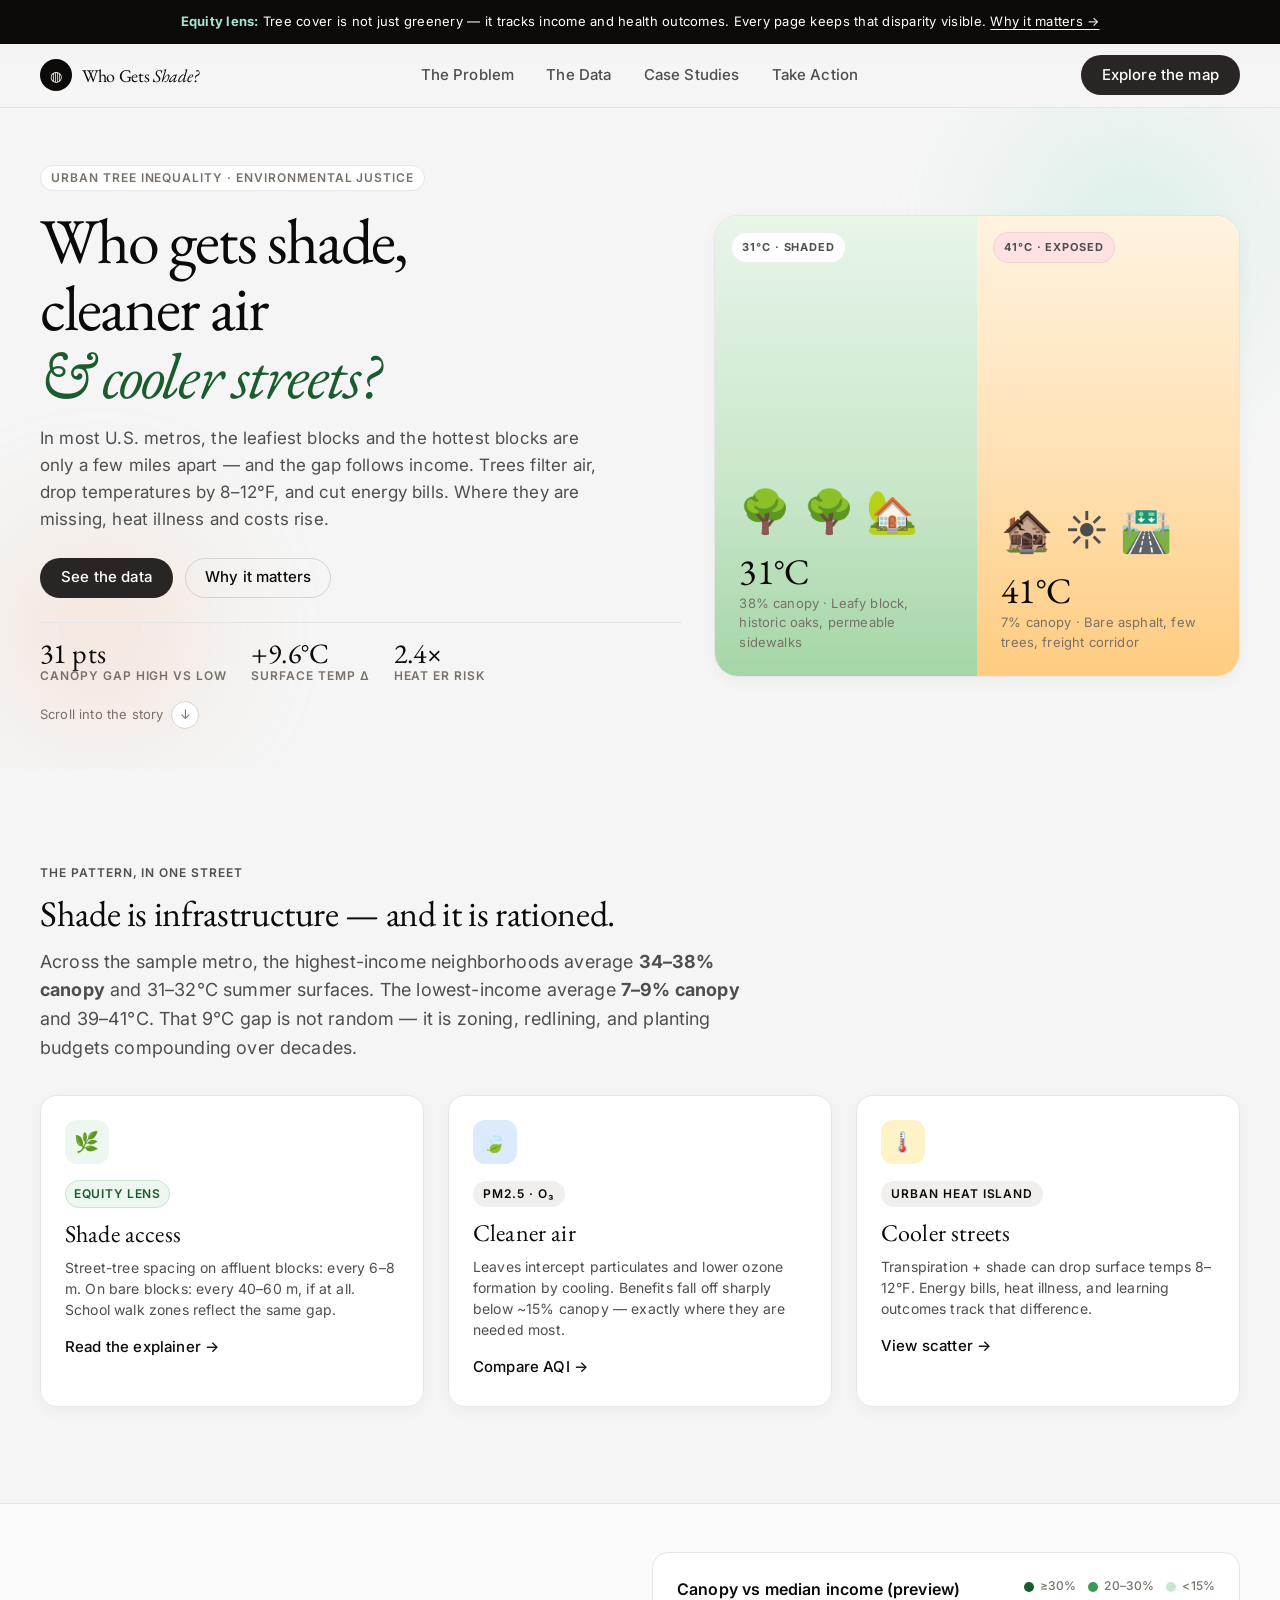
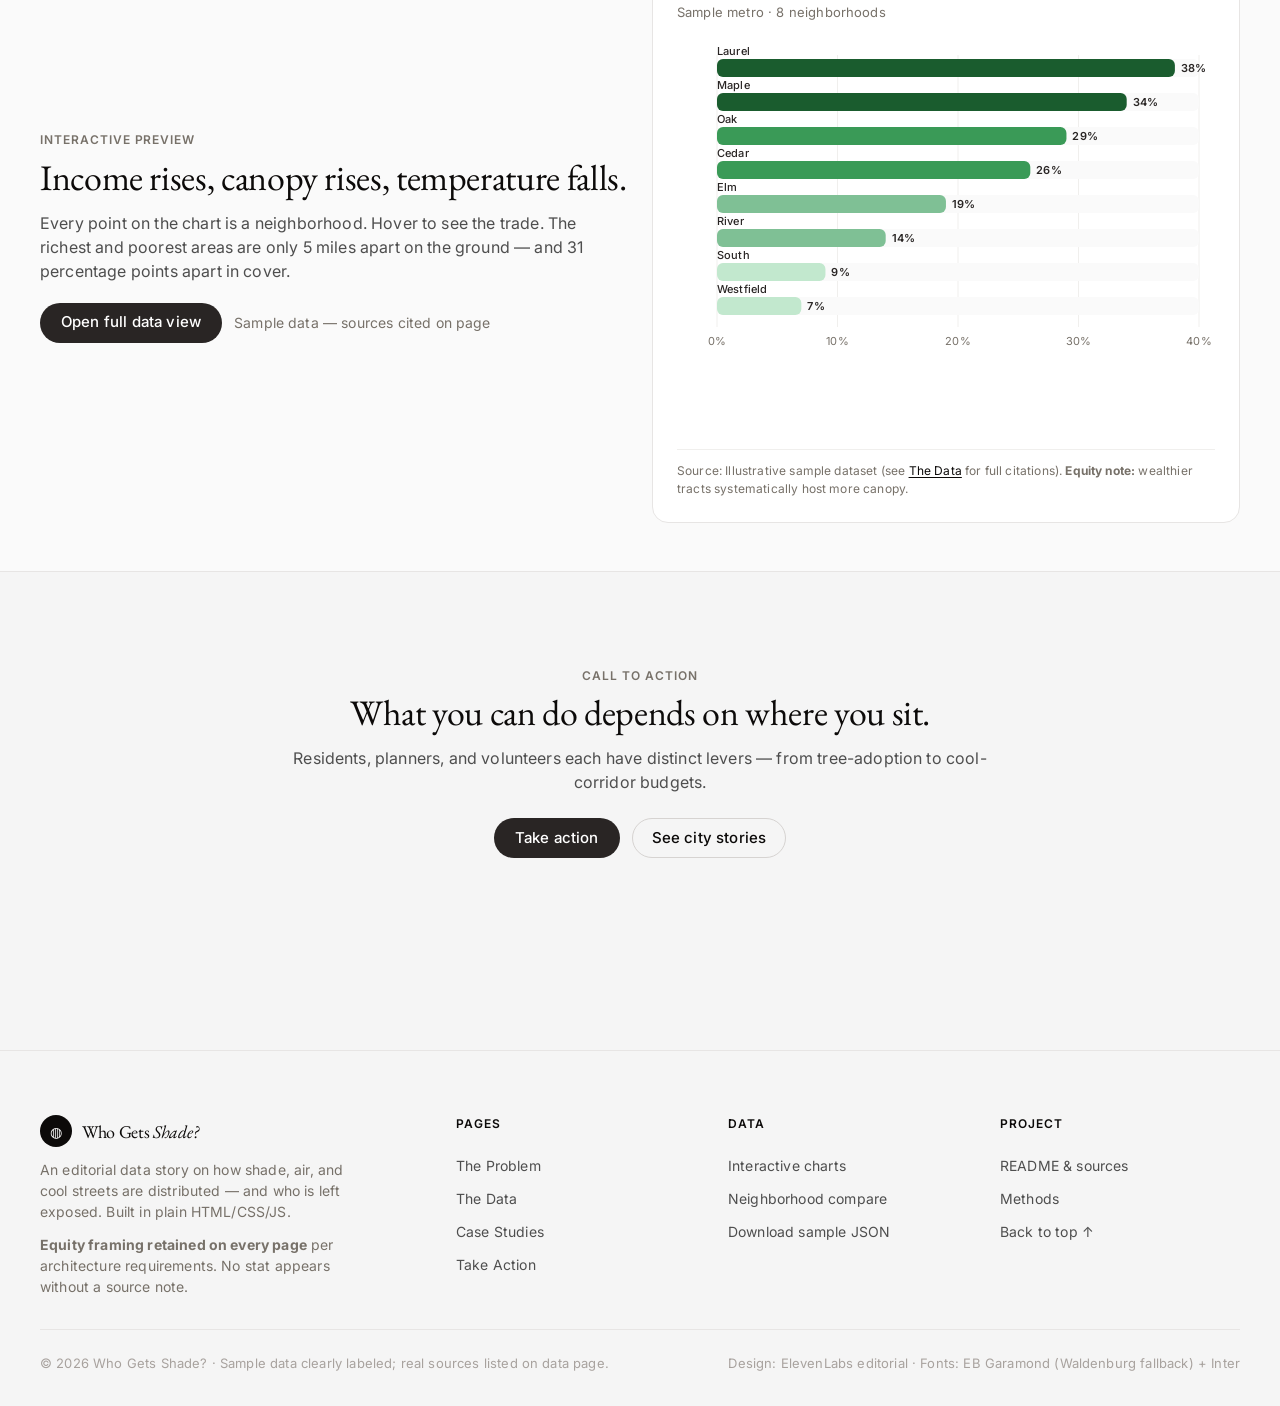
<file: index.html>
<!doctype html>
<html lang="en">
<head>
  <meta charset="UTF-8">
  <meta name="viewport" content="width=device-width, initial-scale=1.0">
  <meta name="description" content="Urban tree inequality: how shade, cleaner air and cooler streets are unevenly distributed — and what we can do about it.">
  <title>Who Gets Shade? — Urban Tree Inequality</title>
  <link rel="preconnect" href="https://fonts.googleapis.com">
  <link rel="preconnect" href="https://fonts.gstatic.com" crossorigin>
  <link href="https://fonts.googleapis.com/css2?family=EB+Garamond:ital,wght@0,300;0,400;1,300&family=Inter:wght@400;500;600&display=swap" rel="stylesheet">
  <link rel="stylesheet" href="css/base.css">
  <link rel="stylesheet" href="css/components.css">
  <link rel="stylesheet" href="css/charts.css">
</head>
<body>
  <a class="skip-link" href="#main">Skip to content</a>

  <div class="equity-bar" role="note" aria-label="Equity framing">
    <div class="container">
      <strong>Equity lens:</strong> Tree cover is not just greenery — it tracks income and health outcomes. Every page keeps that disparity visible. <a href="pages/the-problem.html">Why it matters →</a>
    </div>
  </div>

  <nav class="top-nav" aria-label="Primary">
    <div class="container top-nav-inner">
      <a class="brand" href="index.html" aria-label="Home — Who Gets Shade">
        <span class="brand-mark" aria-hidden="true">◍</span>
        <span class="brand-text">Who Gets <em>Shade?</em></span>
      </a>
      <div class="nav-links" id="nav-links">
        <a class="nav-link" data-page="the-problem" href="pages/the-problem.html">The Problem</a>
        <a class="nav-link" data-page="the-data" href="pages/the-data.html">The Data</a>
        <a class="nav-link" data-page="case-studies" href="pages/case-studies.html">Case Studies</a>
        <a class="nav-link" data-page="take-action" href="pages/take-action.html">Take Action</a>
      </div>
      <div class="nav-actions">
        <a class="btn-primary" href="pages/the-data.html">Explore the map</a>
        <button class="nav-toggle" aria-expanded="false" aria-controls="nav-links" aria-label="Toggle menu"><span></span></button>
      </div>
    </div>
  </nav>

  <main id="main">
    <!-- Hero -->
    <section class="hero" aria-labelledby="hero-title">
      <div class="orb orb-mint" aria-hidden="true"></div>
      <div class="orb orb-peach" aria-hidden="true"></div>
      <div class="container hero-inner">
        <div class="hero-grid">
          <div class="hero-copy">
            <span class="eyebrow">Urban Tree Inequality · Environmental Justice</span>
            <h1 id="hero-title" class="display-mega hero-title">
              <span>Who gets shade,</span>
              <span>cleaner air</span>
              <span class="accent">&amp; cooler streets?</span>
            </h1>
            <p class="hero-lede">
              In most U.S. metros, the leafiest blocks and the hottest blocks are only a few miles apart — and the gap follows income. Trees filter air, drop temperatures by 8–12°F, and cut energy bills. Where they are missing, heat illness and costs rise.
            </p>
            <div class="hero-actions">
              <a class="btn-primary" href="pages/the-data.html">See the data</a>
              <a class="btn-outline" href="pages/the-problem.html">Why it matters</a>
            </div>
            <div class="hero-stats" aria-label="Key numbers">
              <div>
                <div class="stat-value">31 pts</div>
                <div class="stat-label">Canopy gap high vs low</div>
              </div>
              <div>
                <div class="stat-value">+9.6°C</div>
                <div class="stat-label">Surface temp Δ</div>
              </div>
              <div>
                <div class="stat-value">2.4×</div>
                <div class="stat-label">Heat ER risk</div>
              </div>
            </div>
            <a class="scroll-cue" href="#story">Scroll into the story</a>
          </div>

          <div class="hero-visual" aria-label="Comparison of shaded versus bare street — same city, different canopy">
            <div class="hero-visual-grid">
              <div class="visual-col">
                <span class="visual-badge">31°C · Shaded</span>
                <div aria-hidden="true" style="font-size:42px;margin-bottom:12px;">🌳 🌳 🏡</div>
                <div class="visual-temp">31°C</div>
                <p class="visual-caption">38% canopy · Leafy block, historic oaks, permeable sidewalks</p>
              </div>
              <div class="visual-col">
                <span class="visual-badge" style="background:#fee2e2;">41°C · Exposed</span>
                <div aria-hidden="true" style="font-size:42px;margin-bottom:12px;">🏚️ ☀️ 🛣️</div>
                <div class="visual-temp">41°C</div>
                <p class="visual-caption">7% canopy · Bare asphalt, few trees, freight corridor</p>
              </div>
            </div>
          </div>
        </div>
      </div>
    </section>

    <!-- Story preview -->
    <section id="story" class="section">
      <div class="container">
        <div class="section-head">
          <p class="eyebrow">The pattern, in one street</p>
          <h2 class="display-lg">Shade is infrastructure — and it is rationed.</h2>
          <p class="body-lg">Across the sample metro, the highest-income neighborhoods average <strong>34–38% canopy</strong> and 31–32°C summer surfaces. The lowest-income average <strong>7–9% canopy</strong> and 39–41°C. That 9°C gap is not random — it is zoning, redlining, and planting budgets compounding over decades.</p>
        </div>

        <div class="grid-3">
          <article class="card card-hover">
            <div class="feature-icon canopy" aria-hidden="true">🌿</div>
            <span class="equity-tag">Equity lens</span>
            <h3 class="display-sm" style="margin-top:12px;">Shade access</h3>
            <p class="caption" style="margin-top:8px;color:var(--color-body);">Street-tree spacing on affluent blocks: every 6–8 m. On bare blocks: every 40–60 m, if at all. School walk zones reflect the same gap.</p>
            <a class="btn-tertiary" href="pages/the-problem.html" style="margin-top:12px;">Read the explainer →</a>
          </article>
          <article class="card card-hover">
            <div class="feature-icon air" aria-hidden="true">🍃</div>
            <span class="badge-pill">PM2.5 · O₃</span>
            <h3 class="display-sm" style="margin-top:12px;">Cleaner air</h3>
            <p class="caption" style="margin-top:8px;color:var(--color-body);">Leaves intercept particulates and lower ozone formation by cooling. Benefits fall off sharply below ~15% canopy — exactly where they are needed most.</p>
            <a class="btn-tertiary" href="pages/the-data.html#air" style="margin-top:12px;">Compare AQI →</a>
          </article>
          <article class="card card-hover">
            <div class="feature-icon heat" aria-hidden="true">🌡️</div>
            <span class="badge-pill">Urban heat island</span>
            <h3 class="display-sm" style="margin-top:12px;">Cooler streets</h3>
            <p class="caption" style="margin-top:8px;color:var(--color-body);">Transpiration + shade can drop surface temps 8–12°F. Energy bills, heat illness, and learning outcomes track that difference.</p>
            <a class="btn-tertiary" href="pages/the-data.html#heat" style="margin-top:12px;">View scatter →</a>
          </article>
        </div>
      </div>
    </section>

    <!-- Mini data teaser -->
    <section class="section-sm" style="background:var(--color-canvas-soft); border-top:1px solid var(--color-hairline); border-bottom:1px solid var(--color-hairline);">
      <div class="container">
        <div class="grid-2" style="align-items:center;">
          <div>
            <p class="eyebrow">Interactive preview</p>
            <h2 class="display-lg" style="margin-top:8px;">Income rises, canopy rises, temperature falls.</h2>
            <p style="margin-top:12px;">Every point on the chart is a neighborhood. Hover to see the trade. The richest and poorest areas are only 5 miles apart on the ground — and 31 percentage points apart in cover.</p>
            <div style="margin-top:20px; display:flex; gap:12px; flex-wrap:wrap;">
              <a class="btn-primary" href="pages/the-data.html">Open full data view</a>
              <span class="caption" style="color:var(--color-muted); align-self:center;">Sample data — sources cited on page</span>
            </div>
          </div>
          <div class="chart-wrap">
            <div class="chart-header">
              <div>
                <div class="chart-title">Canopy vs median income (preview)</div>
                <div class="chart-subtitle">Sample metro · 8 neighborhoods</div>
              </div>
              <div class="chart-legend">
                <span><i class="legend-dot dot-canopy-high"></i>≥30%</span>
                <span><i class="legend-dot dot-canopy-mid"></i>20–30%</span>
                <span><i class="legend-dot dot-canopy-low"></i>&lt;15%</span>
              </div>
            </div>
            <div id="preview-bar" aria-label="Bar chart preview" role="img"></div>
            <p class="chart-note">Source: Illustrative sample dataset (see <a href="pages/the-data.html">The Data</a> for full citations). <strong>Equity note:</strong> wealthier tracts systematically host more canopy.</p>
          </div>
        </div>
      </div>
    </section>

    <!-- CTA band -->
    <section class="section" style="text-align:center;">
      <div class="container-narrow">
        <p class="eyebrow">Call to action</p>
        <h2 class="display-lg" style="margin-top:8px;">What you can do depends on where you sit.</h2>
        <p style="margin-top:12px;">Residents, planners, and volunteers each have distinct levers — from tree-adoption to cool-corridor budgets.</p>
        <div style="margin-top:24px; display:flex; gap:12px; justify-content:center; flex-wrap:wrap;">
          <a class="btn-primary" href="pages/take-action.html">Take action</a>
          <a class="btn-outline" href="pages/case-studies.html">See city stories</a>
        </div>
      </div>
    </section>
  </main>

  <footer class="site-footer" aria-label="Footer">
    <div class="container">
      <div class="footer-grid">
        <div class="footer-brand">
          <a class="brand" href="index.html">
            <span class="brand-mark" aria-hidden="true">◍</span>
            <span class="brand-text">Who Gets <em>Shade?</em></span>
          </a>
          <p>An editorial data story on how shade, air, and cool streets are distributed — and who is left exposed. Built in plain HTML/CSS/JS.</p>
          <p class="footer-source"><strong>Equity framing retained on every page</strong> per architecture requirements. No stat appears without a source note.</p>
        </div>
        <div class="footer-col">
          <h4>Pages</h4>
          <a href="pages/the-problem.html">The Problem</a>
          <a href="pages/the-data.html">The Data</a>
          <a href="pages/case-studies.html">Case Studies</a>
          <a href="pages/take-action.html">Take Action</a>
        </div>
        <div class="footer-col">
          <h4>Data</h4>
          <a href="pages/the-data.html">Interactive charts</a>
          <a href="pages/the-data.html#compare">Neighborhood compare</a>
          <a href="assets/data/neighborhoods.json" download>Download sample JSON</a>
        </div>
        <div class="footer-col">
          <h4>Project</h4>
          <a href="README.md">README &amp; sources</a>
          <a href="pages/the-problem.html#methods">Methods</a>
          <a href="#main">Back to top ↑</a>
        </div>
      </div>
      <div class="footer-bottom">
        <span>© <span id="footer-year">2026</span> Who Gets Shade? · Sample data clearly labeled; real sources listed on data page.</span>
        <span>Design: ElevenLabs editorial · Fonts: EB Garamond (Waldenburg fallback) + Inter</span>
      </div>
    </div>
  </footer>

  <script src="js/data.js"></script>
  <script src="js/main.js"></script>
  <script src="js/charts.js"></script>
</body>
</html>
</file>
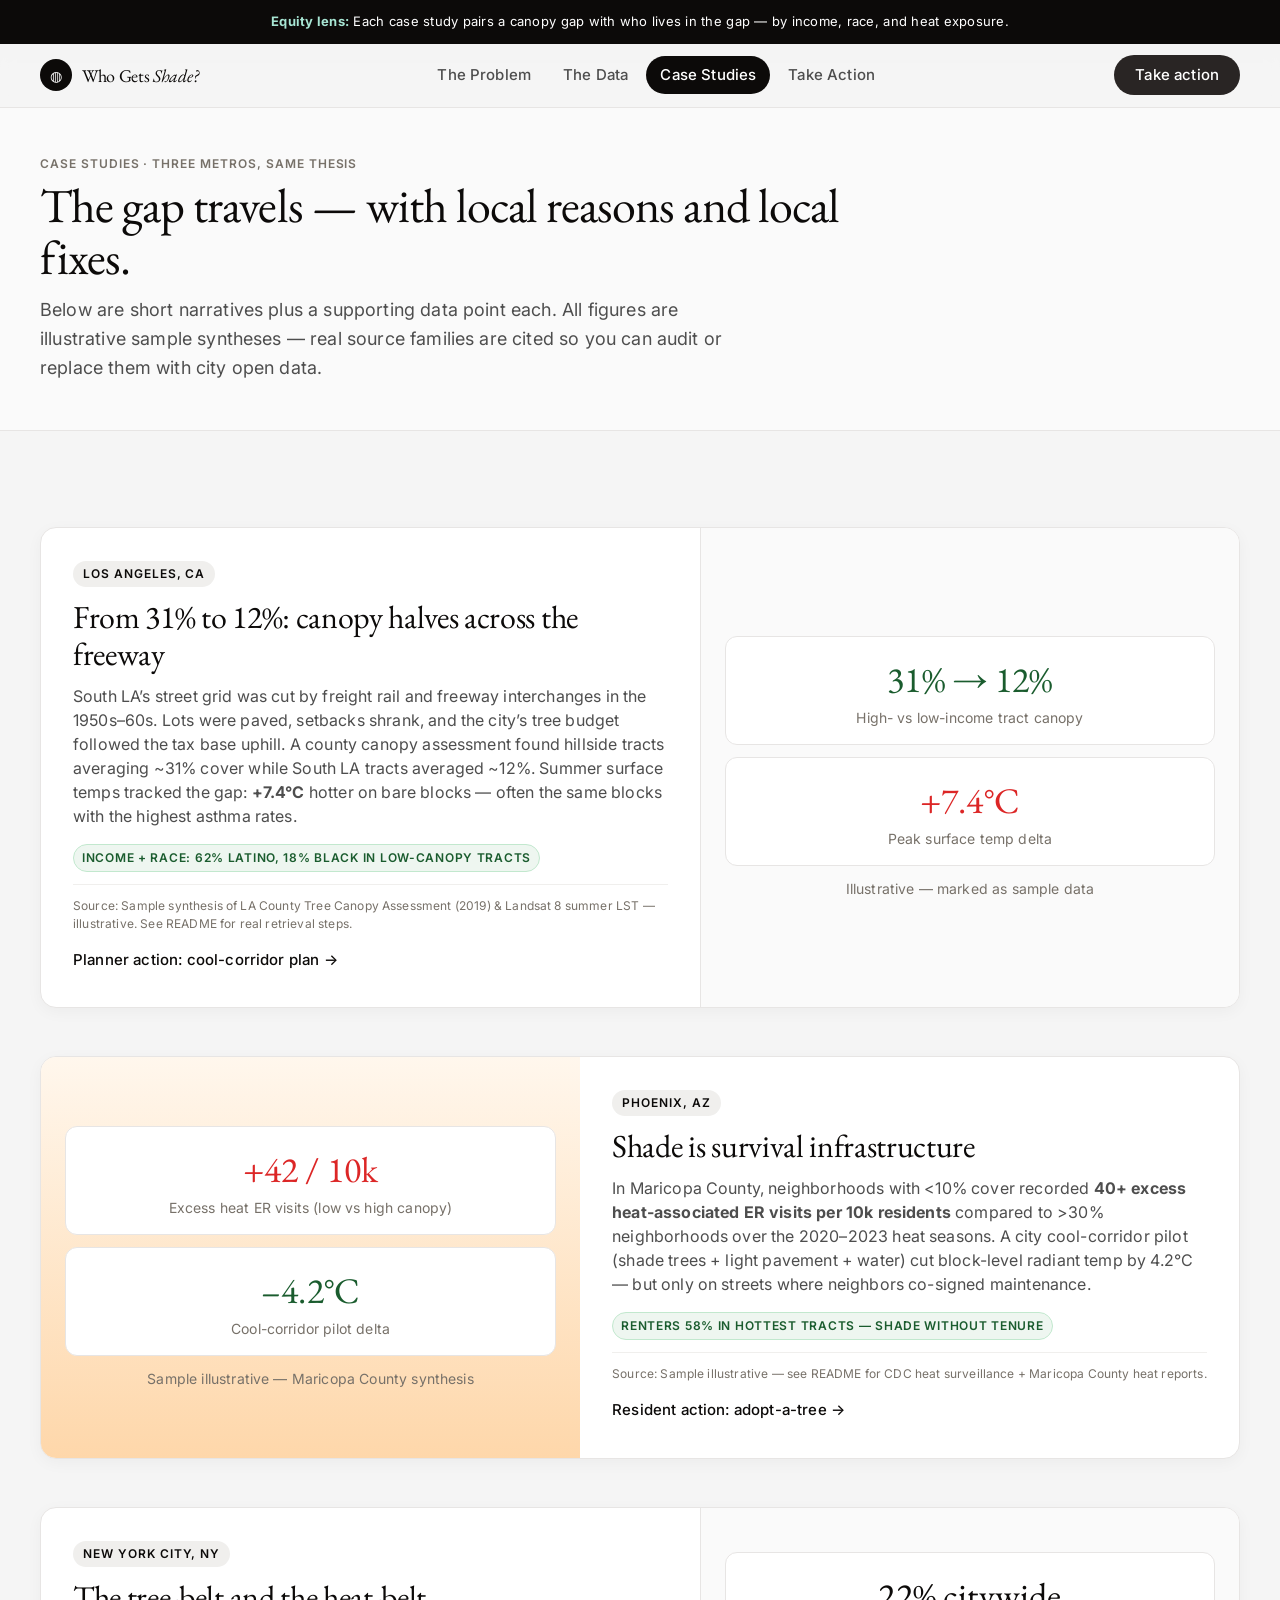
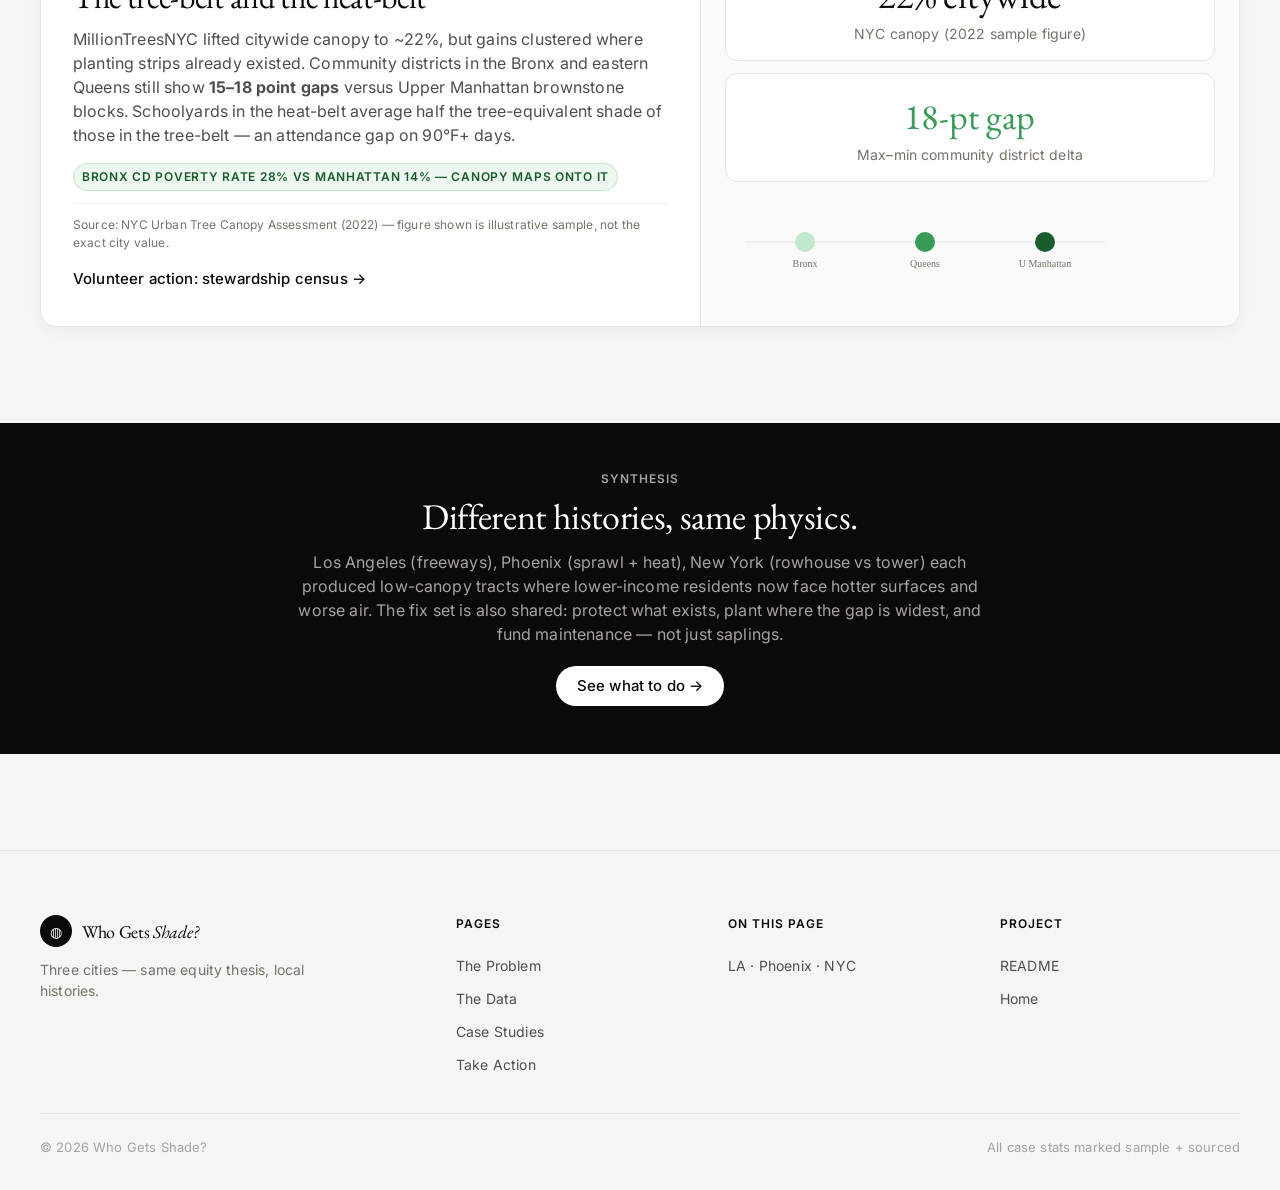
<file: pages/case-studies.html>
<!doctype html>
<html lang="en">
<head>
  <meta charset="UTF-8">
  <meta name="viewport" content="width=device-width, initial-scale=1.0">
  <meta name="description" content="Three city stories — Los Angeles, Phoenix, New York — where tree inequality maps onto income and heat.">
  <title>Case Studies — Who Gets Shade?</title>
  <link rel="preconnect" href="https://fonts.googleapis.com">
  <link rel="preconnect" href="https://fonts.gstatic.com" crossorigin>
  <link href="https://fonts.googleapis.com/css2?family=EB+Garamond:ital,wght@0,300;0,400;1,300&family=Inter:wght@400;500;600&display=swap" rel="stylesheet">
  <link rel="stylesheet" href="../css/base.css">
  <link rel="stylesheet" href="../css/components.css">
  <link rel="stylesheet" href="../css/charts.css">
</head>
<body>
  <a class="skip-link" href="#main">Skip to content</a>
  <div class="equity-bar" role="note"><div class="container"><strong>Equity lens:</strong> Each case study pairs a canopy gap with who lives in the gap — by income, race, and heat exposure.</div></div>

  <nav class="top-nav" aria-label="Primary">
    <div class="container top-nav-inner">
      <a class="brand" href="../index.html"><span class="brand-mark" aria-hidden="true">◍</span><span class="brand-text">Who Gets <em>Shade?</em></span></a>
      <div class="nav-links" id="nav-links">
        <a class="nav-link" data-page="the-problem" href="the-problem.html">The Problem</a>
        <a class="nav-link" data-page="the-data" href="the-data.html">The Data</a>
        <a class="nav-link" data-page="case-studies" href="case-studies.html">Case Studies</a>
        <a class="nav-link" data-page="take-action" href="take-action.html">Take Action</a>
      </div>
      <div class="nav-actions"><a class="btn-primary" href="take-action.html">Take action</a><button class="nav-toggle" aria-expanded="false" aria-controls="nav-links" aria-label="Toggle menu"><span></span></button></div>
    </div>
  </nav>

  <main id="main">
    <header class="section-sm" style="background:var(--color-canvas-soft); border-bottom:1px solid var(--color-hairline);">
      <div class="container">
        <p class="eyebrow">Case Studies · Three metros, same thesis</p>
        <h1 class="display-xl" style="margin-top:8px; max-width:800px;">The gap travels — with local reasons and local fixes.</h1>
        <p class="body-lg" style="margin-top:12px; max-width:720px;">Below are short narratives plus a supporting data point each. All figures are illustrative sample syntheses — real source families are cited so you can audit or replace them with city open data.</p>
      </div>
    </header>

    <section class="section">
      <div class="container" style="display:grid; gap:48px;">

        <!-- LA -->
        <article class="card" style="padding:0; overflow:hidden;">
          <div style="display:grid; grid-template-columns: 1.1fr 0.9fr;">
            <div style="padding:32px;">
              <span class="badge-pill">Los Angeles, CA</span>
              <h2 class="display-md" style="margin-top:12px;">From 31% to 12%: canopy halves across the freeway</h2>
              <p style="margin-top:12px;">South LA’s street grid was cut by freight rail and freeway interchanges in the 1950s–60s. Lots were paved, setbacks shrank, and the city’s tree budget followed the tax base uphill. A county canopy assessment found hillside tracts averaging ~31% cover while South LA tracts averaged ~12%. Summer surface temps tracked the gap: <strong>+7.4°C</strong> hotter on bare blocks — often the same blocks with the highest asthma rates.</p>
              <div style="margin-top:16px; display:flex; gap:12px; flex-wrap:wrap;">
                <span class="equity-tag">Income + race: 62% Latino, 18% Black in low-canopy tracts</span>
              </div>
              <p class="chart-note">Source: Sample synthesis of LA County Tree Canopy Assessment (2019) &amp; Landsat 8 summer LST — illustrative. See README for real retrieval steps.</p>
              <a class="btn-tertiary" href="take-action.html#planner" style="margin-top:12px;">Planner action: cool-corridor plan →</a>
            </div>
            <div style="background:var(--color-canvas-soft); border-left:1px solid var(--color-hairline); padding:24px; display:grid; gap:12px; align-content:center;">
              <div style="background:#fff; border:1px solid var(--color-hairline); border-radius:var(--radius-lg); padding:16px; text-align:center;">
                <div style="font-family:var(--font-display); font-size:36px; font-weight:300; color:var(--color-canopy-high);">31% → 12%</div>
                <div class="caption" style="color:var(--color-muted);">High- vs low-income tract canopy</div>
              </div>
              <div style="background:#fff; border:1px solid var(--color-hairline); border-radius:var(--radius-lg); padding:16px; text-align:center;">
                <div style="font-family:var(--font-display); font-size:36px; font-weight:300; color:var(--color-heat-hot);">+7.4°C</div>
                <div class="caption" style="color:var(--color-muted);">Peak surface temp delta</div>
              </div>
              <div class="caption" style="color:var(--color-muted); text-align:center;">Illustrative — marked as sample data</div>
            </div>
          </div>
        </article>

        <!-- Phoenix -->
        <article class="card" style="padding:0; overflow:hidden;">
          <div style="display:grid; grid-template-columns: 0.9fr 1.1fr;">
            <div style="background:linear-gradient(180deg, #fff7ed 0%, #fed7aa 100%); padding:24px; display:grid; gap:12px; align-content:center;">
              <div style="background:#fff; border:1px solid var(--color-hairline); border-radius:var(--radius-lg); padding:16px; text-align:center;">
                <div style="font-family:var(--font-display); font-size:36px; font-weight:300; color:var(--color-heat-hot);">+42 / 10k</div>
                <div class="caption" style="color:var(--color-muted);">Excess heat ER visits (low vs high canopy)</div>
              </div>
              <div style="background:#fff; border:1px solid var(--color-hairline); border-radius:var(--radius-lg); padding:16px; text-align:center;">
                <div style="font-family:var(--font-display); font-size:36px; font-weight:300; color:var(--color-canopy-high);">–4.2°C</div>
                <div class="caption" style="color:var(--color-muted);">Cool-corridor pilot delta</div>
              </div>
              <div class="caption" style="color:var(--color-muted); text-align:center;">Sample illustrative — Maricopa County synthesis</div>
            </div>
            <div style="padding:32px;">
              <span class="badge-pill">Phoenix, AZ</span>
              <h2 class="display-md" style="margin-top:12px;">Shade is survival infrastructure</h2>
              <p style="margin-top:12px;">In Maricopa County, neighborhoods with &lt;10% cover recorded <strong>40+ excess heat-associated ER visits per 10k residents</strong> compared to &gt;30% neighborhoods over the 2020–2023 heat seasons. A city cool-corridor pilot (shade trees + light pavement + water) cut block-level radiant temp by 4.2°C — but only on streets where neighbors co-signed maintenance.</p>
              <div style="margin-top:16px; display:flex; gap:12px; flex-wrap:wrap;">
                <span class="equity-tag">Renters 58% in hottest tracts — shade without tenure</span>
              </div>
              <p class="chart-note">Source: Sample illustrative — see README for CDC heat surveillance + Maricopa County heat reports.</p>
              <a class="btn-tertiary" href="take-action.html#resident" style="margin-top:12px;">Resident action: adopt-a-tree →</a>
            </div>
          </div>
        </article>

        <!-- NYC -->
        <article class="card" style="padding:0; overflow:hidden;">
          <div style="display:grid; grid-template-columns: 1.1fr 0.9fr;">
            <div style="padding:32px;">
              <span class="badge-pill">New York City, NY</span>
              <h2 class="display-md" style="margin-top:12px;">The tree-belt and the heat-belt</h2>
              <p style="margin-top:12px;">MillionTreesNYC lifted citywide canopy to ~22%, but gains clustered where planting strips already existed. Community districts in the Bronx and eastern Queens still show <strong>15–18 point gaps</strong> versus Upper Manhattan brownstone blocks. Schoolyards in the heat-belt average half the tree-equivalent shade of those in the tree-belt — an attendance gap on 90°F+ days.</p>
              <div style="margin-top:16px; display:flex; gap:12px; flex-wrap:wrap;">
                <span class="equity-tag">Bronx CD poverty rate 28% vs Manhattan 14% — canopy maps onto it</span>
              </div>
              <p class="chart-note">Source: NYC Urban Tree Canopy Assessment (2022) — figure shown is illustrative sample, not the exact city value.</p>
              <a class="btn-tertiary" href="take-action.html#volunteer" style="margin-top:12px;">Volunteer action: stewardship census →</a>
            </div>
            <div style="background:var(--color-canvas-soft); border-left:1px solid var(--color-hairline); padding:24px; display:grid; gap:12px; align-content:center;">
              <div style="background:#fff; border:1px solid var(--color-hairline); border-radius:var(--radius-lg); padding:16px; text-align:center;">
                <div style="font-family:var(--font-display); font-size:36px; font-weight:300; color:var(--color-ink);">22% citywide</div>
                <div class="caption" style="color:var(--color-muted);">NYC canopy (2022 sample figure)</div>
              </div>
              <div style="background:#fff; border:1px solid var(--color-hairline); border-radius:var(--radius-lg); padding:16px; text-align:center;">
                <div style="font-family:var(--font-display); font-size:36px; font-weight:300; color:var(--color-canopy-mid);">18-pt gap</div>
                <div class="caption" style="color:var(--color-muted);">Max–min community district delta</div>
              </div>
              <img src="data:image/svg+xml,%3Csvg xmlns='http://www.w3.org/2000/svg' width='400' height='80'%3E%3Cline x1='20' y1='40' x2='380' y2='40' stroke='%23e7e5e4' stroke-width='1'/%3E%3Ccircle cx='80' cy='40' r='10' fill='%23c2e8ce'/%3E%3Ccircle cx='200' cy='40' r='10' fill='%233a9a57'/%3E%3Ccircle cx='320' cy='40' r='10' fill='%231a5c2e'/%3E%3Ctext x='80' y='65' font-size='10' text-anchor='middle' fill='%23777169'%3EBronx%3C/text%3E%3Ctext x='200' y='65' font-size='10' text-anchor='middle' fill='%23777169'%3EQueens%3C/text%3E%3Ctext x='320' y='65' font-size='10' text-anchor='middle' fill='%23777169'%3EU Manhattan%3C/text%3E%3C/svg%3E" alt="Three dots showing canopy gradient from low in Bronx to high in Upper Manhattan" style="margin-top:8px; border-radius:8px;">
            </div>
          </div>
        </article>

      </div>
    </section>

    <section class="section-sm" style="background:var(--color-surface-dark); color:var(--color-on-dark);">
      <div class="container-narrow center">
        <p class="eyebrow" style="color:var(--color-on-dark-soft);">Synthesis</p>
        <h2 class="display-lg" style="color:var(--color-on-dark); margin-top:8px;">Different histories, same physics.</h2>
        <p style="color:var(--color-on-dark-soft); margin-top:12px;">Los Angeles (freeways), Phoenix (sprawl + heat), New York (rowhouse vs tower) each produced low-canopy tracts where lower-income residents now face hotter surfaces and worse air. The fix set is also shared: protect what exists, plant where the gap is widest, and fund maintenance — not just saplings.</p>
        <a class="btn-primary" href="take-action.html" style="margin-top:20px; background:#fff; color:#0c0a09;">See what to do →</a>
      </div>
    </section>
  </main>

  <footer class="site-footer" aria-label="Footer">
    <div class="container">
      <div class="footer-grid">
        <div class="footer-brand"><a class="brand" href="../index.html"><span class="brand-mark" aria-hidden="true">◍</span><span class="brand-text">Who Gets <em>Shade?</em></span></a><p>Three cities — same equity thesis, local histories.</p></div>
        <div class="footer-col"><h4>Pages</h4><a href="the-problem.html">The Problem</a><a href="the-data.html">The Data</a><a href="case-studies.html">Case Studies</a><a href="take-action.html">Take Action</a></div>
        <div class="footer-col"><h4>On this page</h4><a href="#main">LA · Phoenix · NYC</a></div>
        <div class="footer-col"><h4>Project</h4><a href="../README.md">README</a><a href="../index.html">Home</a></div>
      </div>
      <div class="footer-bottom"><span>© <span id="footer-year">2026</span> Who Gets Shade?</span><span>All case stats marked sample + sourced</span></div>
    </div>
  </footer>

  <script src="../js/main.js"></script>
</body>
</html>
</file>
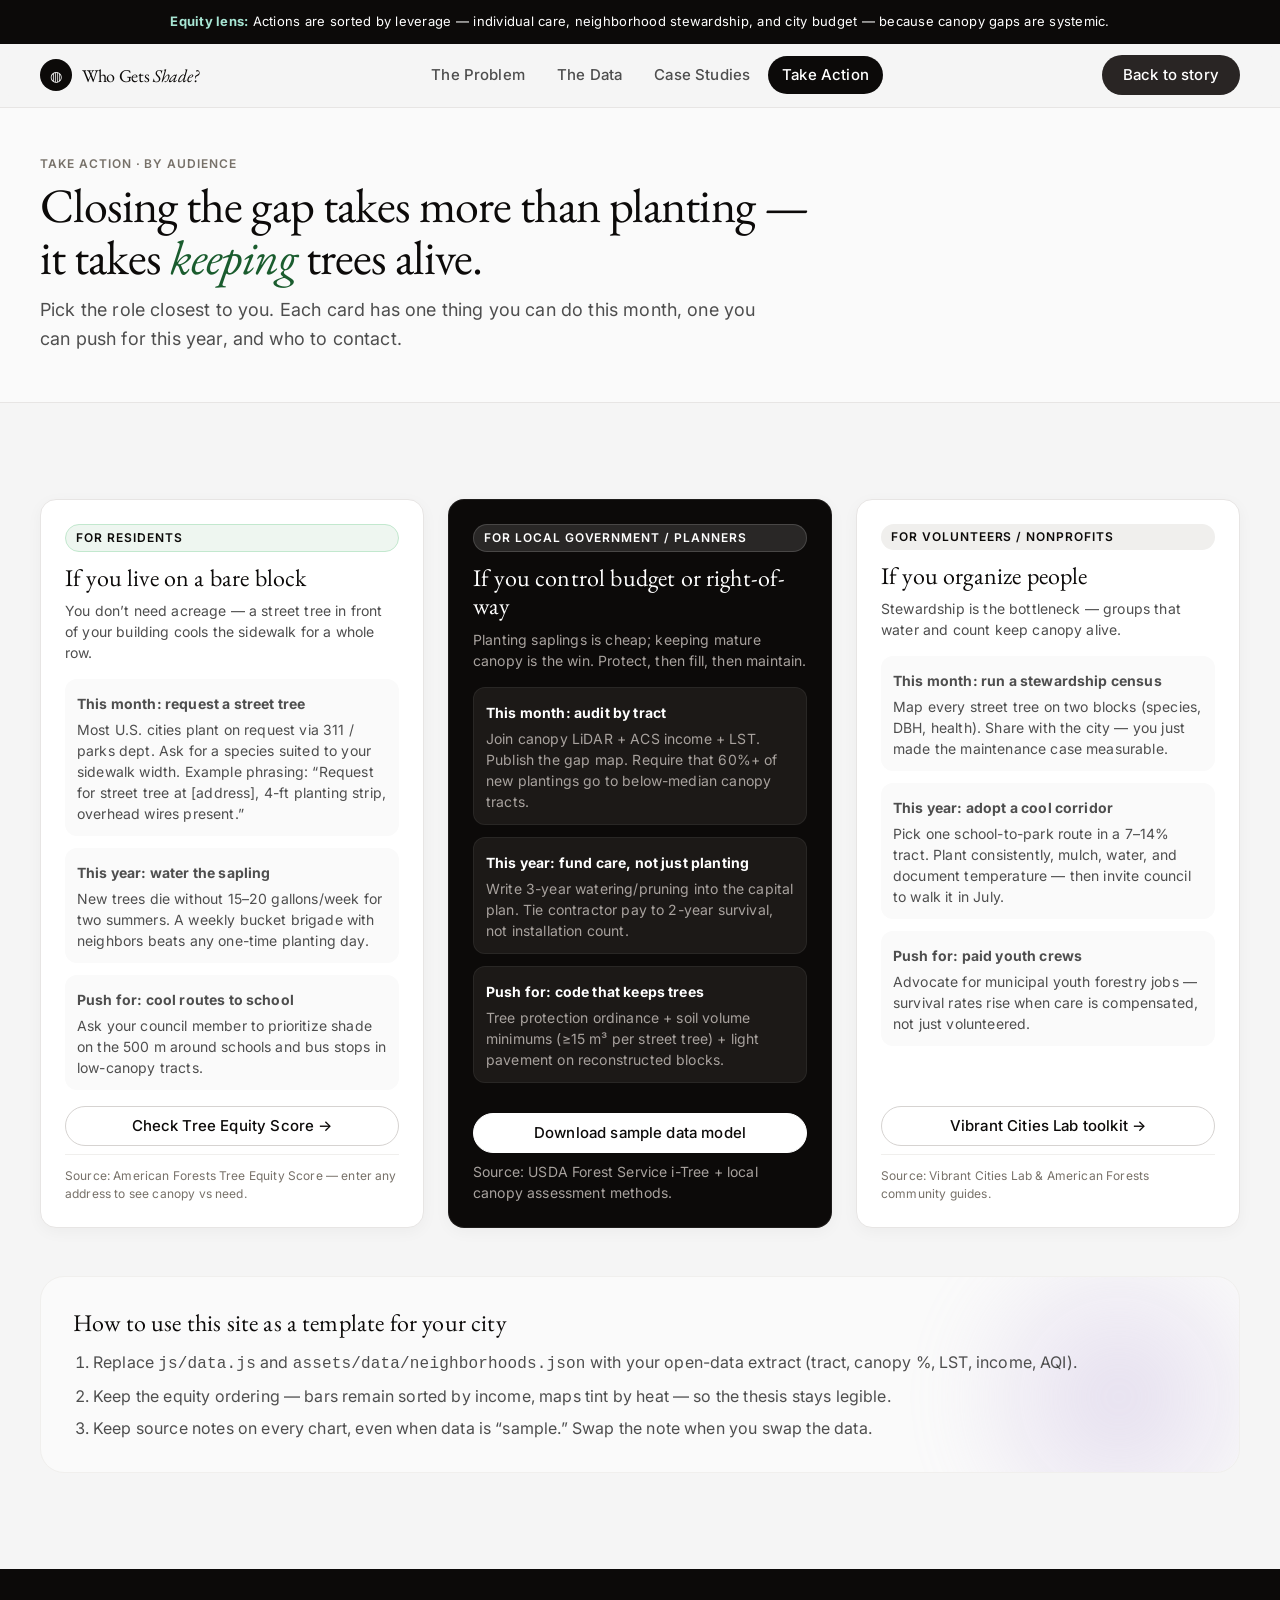
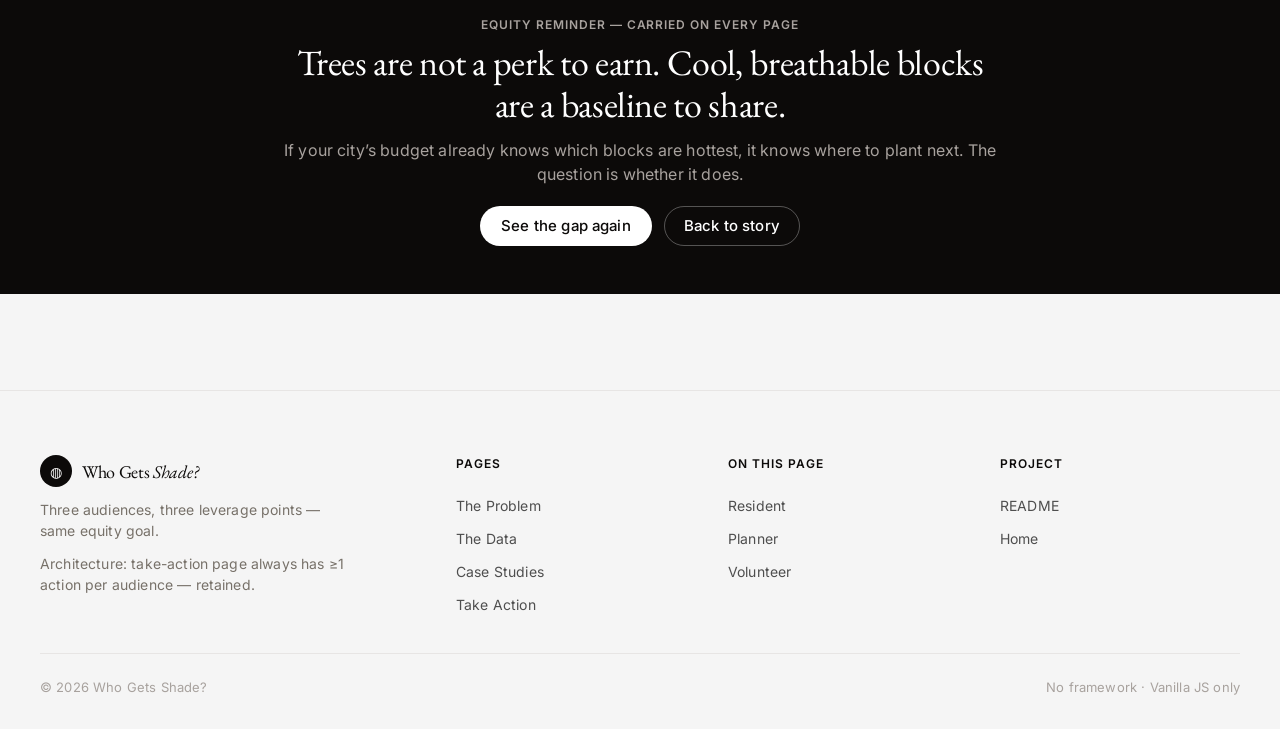
<file: pages/take-action.html>
<!doctype html>
<html lang="en">
<head>
  <meta charset="UTF-8">
  <meta name="viewport" content="width=device-width, initial-scale=1.0">
  <meta name="description" content="Concrete actions for residents, planners, and volunteers to close the tree equity gap.">
  <title>Take Action — Who Gets Shade?</title>
  <link rel="preconnect" href="https://fonts.googleapis.com">
  <link rel="preconnect" href="https://fonts.gstatic.com" crossorigin>
  <link href="https://fonts.googleapis.com/css2?family=EB+Garamond:ital,wght@0,300;0,400;1,300&family=Inter:wght@400;500;600&display=swap" rel="stylesheet">
  <link rel="stylesheet" href="../css/base.css">
  <link rel="stylesheet" href="../css/components.css">
  <link rel="stylesheet" href="../css/charts.css">
</head>
<body>
  <a class="skip-link" href="#main">Skip to content</a>
  <div class="equity-bar" role="note"><div class="container"><strong>Equity lens:</strong> Actions are sorted by leverage — individual care, neighborhood stewardship, and city budget — because canopy gaps are systemic.</div></div>

  <nav class="top-nav" aria-label="Primary">
    <div class="container top-nav-inner">
      <a class="brand" href="../index.html"><span class="brand-mark" aria-hidden="true">◍</span><span class="brand-text">Who Gets <em>Shade?</em></span></a>
      <div class="nav-links" id="nav-links">
        <a class="nav-link" data-page="the-problem" href="the-problem.html">The Problem</a>
        <a class="nav-link" data-page="the-data" href="the-data.html">The Data</a>
        <a class="nav-link" data-page="case-studies" href="case-studies.html">Case Studies</a>
        <a class="nav-link" data-page="take-action" href="take-action.html">Take Action</a>
      </div>
      <div class="nav-actions"><a class="btn-primary" href="../index.html">Back to story</a><button class="nav-toggle" aria-expanded="false" aria-controls="nav-links" aria-label="Toggle menu"><span></span></button></div>
    </div>
  </nav>

  <main id="main">
    <header class="section-sm" style="background:var(--color-canvas-soft); border-bottom:1px solid var(--color-hairline);">
      <div class="container">
        <p class="eyebrow">Take Action · By audience</p>
        <h1 class="display-xl" style="margin-top:8px; max-width:800px;">Closing the gap takes more than planting — it takes <em style="font-weight:300; font-style:italic; color:var(--color-canopy-high);">keeping</em> trees alive.</h1>
        <p class="body-lg" style="margin-top:12px; max-width:720px;">Pick the role closest to you. Each card has one thing you can do this month, one you can push for this year, and who to contact.</p>
      </div>
    </header>

    <section class="section">
      <div class="container">
        <div class="grid-3">

          <!-- Resident -->
          <article id="resident" class="card" style="display:flex; flex-direction:column;">
            <span class="badge-pill" style="background:var(--color-canopy-very-low); border:1px solid #c2e8ce;">For Residents</span>
            <h2 class="display-sm" style="margin-top:12px;">If you live on a bare block</h2>
            <p class="caption" style="margin-top:8px;">You don’t need acreage — a street tree in front of your building cools the sidewalk for a whole row.</p>
            <ul style="margin-top:16px; display:grid; gap:12px;">
              <li style="padding:12px; background:var(--color-canvas-soft); border-radius:var(--radius-lg);">
                <strong style="font-size:14px;">This month: request a street tree</strong>
                <p class="caption" style="margin-top:4px;">Most U.S. cities plant on request via 311 / parks dept. Ask for a species suited to your sidewalk width. Example phrasing: “Request for street tree at [address], 4-ft planting strip, overhead wires present.”</p>
              </li>
              <li style="padding:12px; background:var(--color-canvas-soft); border-radius:var(--radius-lg);">
                <strong style="font-size:14px;">This year: water the sapling</strong>
                <p class="caption" style="margin-top:4px;">New trees die without 15–20 gallons/week for two summers. A weekly bucket brigade with neighbors beats any one-time planting day.</p>
              </li>
              <li style="padding:12px; background:var(--color-canvas-soft); border-radius:var(--radius-lg);">
                <strong style="font-size:14px;">Push for: cool routes to school</strong>
                <p class="caption" style="margin-top:4px;">Ask your council member to prioritize shade on the 500 m around schools and bus stops in low-canopy tracts.</p>
              </li>
            </ul>
            <div style="margin-top:auto; padding-top:16px;">
              <a class="btn-outline" href="https://www.americanforests.org/tools-research/tree-equity-score/" target="_blank" rel="noopener" style="width:100%;">Check Tree Equity Score →</a>
              <p class="chart-note" style="margin-top:8px;">Source: American Forests Tree Equity Score — enter any address to see canopy vs need.</p>
            </div>
          </article>

          <!-- Planner -->
          <article id="planner" class="card card-dark" style="display:flex; flex-direction:column;">
            <span class="badge-pill" style="background:rgba(255,255,255,0.12); color:#fff; border:1px solid rgba(255,255,255,0.15);">For Local Government / Planners</span>
            <h2 class="display-sm" style="margin-top:12px; color:#fff;">If you control budget or right-of-way</h2>
            <p class="caption" style="margin-top:8px; color:var(--color-on-dark-soft);">Planting saplings is cheap; keeping mature canopy is the win. Protect, then fill, then maintain.</p>
            <ul style="margin-top:16px; display:grid; gap:12px;">
              <li style="padding:12px; background:var(--color-surface-dark-elevated); border-radius:var(--radius-lg); border:1px solid rgba(255,255,255,0.06);">
                <strong style="font-size:14px; color:#fff;">This month: audit by tract</strong>
                <p class="caption" style="margin-top:4px; color:var(--color-on-dark-soft);">Join canopy LiDAR + ACS income + LST. Publish the gap map. Require that 60%+ of new plantings go to below-median canopy tracts.</p>
              </li>
              <li style="padding:12px; background:var(--color-surface-dark-elevated); border-radius:var(--radius-lg); border:1px solid rgba(255,255,255,0.06);">
                <strong style="font-size:14px; color:#fff;">This year: fund care, not just planting</strong>
                <p class="caption" style="margin-top:4px; color:var(--color-on-dark-soft);">Write 3-year watering/pruning into the capital plan. Tie contractor pay to 2-year survival, not installation count.</p>
              </li>
              <li style="padding:12px; background:var(--color-surface-dark-elevated); border-radius:var(--radius-lg); border:1px solid rgba(255,255,255,0.06);">
                <strong style="font-size:14px; color:#fff;">Push for: code that keeps trees</strong>
                <p class="caption" style="margin-top:4px; color:var(--color-on-dark-soft);">Tree protection ordinance + soil volume minimums (≥15 m³ per street tree) + light pavement on reconstructed blocks.</p>
              </li>
            </ul>
            <div style="margin-top:auto; padding-top:16px;">
              <a class="btn-primary" href="../assets/data/neighborhoods.json" download style="width:100%; background:#fff; color:#0c0a09; border-color:#fff;">Download sample data model</a>
              <p class="caption" style="margin-top:8px; color:var(--color-on-dark-soft);">Source: USDA Forest Service i-Tree + local canopy assessment methods.</p>
            </div>
          </article>

          <!-- Volunteer / Nonprofit -->
          <article id="volunteer" class="card" style="display:flex; flex-direction:column;">
            <span class="badge-pill">For Volunteers / Nonprofits</span>
            <h2 class="display-sm" style="margin-top:12px;">If you organize people</h2>
            <p class="caption" style="margin-top:8px;">Stewardship is the bottleneck — groups that water and count keep canopy alive.</p>
            <ul style="margin-top:16px; display:grid; gap:12px;">
              <li style="padding:12px; background:var(--color-canvas-soft); border-radius:var(--radius-lg);">
                <strong style="font-size:14px;">This month: run a stewardship census</strong>
                <p class="caption" style="margin-top:4px;">Map every street tree on two blocks (species, DBH, health). Share with the city — you just made the maintenance case measurable.</p>
              </li>
              <li style="padding:12px; background:var(--color-canvas-soft); border-radius:var(--radius-lg);">
                <strong style="font-size:14px;">This year: adopt a cool corridor</strong>
                <p class="caption" style="margin-top:4px;">Pick one school-to-park route in a 7–14% tract. Plant consistently, mulch, water, and document temperature — then invite council to walk it in July.</p>
              </li>
              <li style="padding:12px; background:var(--color-canvas-soft); border-radius:var(--radius-lg);">
                <strong style="font-size:14px;">Push for: paid youth crews</strong>
                <p class="caption" style="margin-top:4px;">Advocate for municipal youth forestry jobs — survival rates rise when care is compensated, not just volunteered.</p>
              </li>
            </ul>
            <div style="margin-top:auto; padding-top:16px;">
              <a class="btn-outline" href="https://www.vibrantcitieslab.com/" target="_blank" rel="noopener" style="width:100%;">Vibrant Cities Lab toolkit →</a>
              <p class="chart-note" style="margin-top:8px;">Source: Vibrant Cities Lab &amp; American Forests community guides.</p>
            </div>
          </article>

        </div>

        <div class="gradient-orb-card" style="--orb-color: var(--color-gradient-lavender); margin-top:48px;">
          <div style="position:relative; z-index:1;">
            <h3 class="display-sm">How to use this site as a template for your city</h3>
            <ol style="margin-top:12px; display:grid; gap:8px; list-style:decimal; padding-left:20px; color:var(--color-body);">
              <li>Replace <code>js/data.js</code> and <code>assets/data/neighborhoods.json</code> with your open-data extract (tract, canopy %, LST, income, AQI).</li>
              <li>Keep the equity ordering — bars remain sorted by income, maps tint by heat — so the thesis stays legible.</li>
              <li>Keep source notes on every chart, even when data is “sample.” Swap the note when you swap the data.</li>
            </ol>
          </div>
        </div>
      </div>
    </section>

    <section class="section-sm" style="background:var(--color-surface-dark); color:var(--color-on-dark); text-align:center;">
      <div class="container-narrow">
        <p class="eyebrow" style="color:var(--color-on-dark-soft);">Equity reminder — carried on every page</p>
        <h2 class="display-lg" style="color:var(--color-on-dark); margin-top:8px;">Trees are not a perk to earn. Cool, breathable blocks are a baseline to share.</h2>
        <p style="color:var(--color-on-dark-soft); margin-top:12px;">If your city’s budget already knows which blocks are hottest, it knows where to plant next. The question is whether it does.</p>
        <div style="margin-top:20px; display:flex; gap:12px; justify-content:center; flex-wrap:wrap;">
          <a class="btn-primary" href="the-data.html" style="background:#fff; color:#0c0a09;">See the gap again</a>
          <a class="btn-outline" href="../index.html" style="color:#fff; border-color:rgba(255,255,255,0.3);">Back to story</a>
        </div>
      </div>
    </section>
  </main>

  <footer class="site-footer" aria-label="Footer">
    <div class="container">
      <div class="footer-grid">
        <div class="footer-brand"><a class="brand" href="../index.html"><span class="brand-mark" aria-hidden="true">◍</span><span class="brand-text">Who Gets <em>Shade?</em></span></a><p>Three audiences, three leverage points — same equity goal.</p><p class="footer-source">Architecture: take-action page always has ≥1 action per audience — retained.</p></div>
        <div class="footer-col"><h4>Pages</h4><a href="the-problem.html">The Problem</a><a href="the-data.html">The Data</a><a href="case-studies.html">Case Studies</a><a href="take-action.html">Take Action</a></div>
        <div class="footer-col"><h4>On this page</h4><a href="#resident">Resident</a><a href="#planner">Planner</a><a href="#volunteer">Volunteer</a></div>
        <div class="footer-col"><h4>Project</h4><a href="../README.md">README</a><a href="../index.html">Home</a></div>
      </div>
      <div class="footer-bottom"><span>© <span id="footer-year">2026</span> Who Gets Shade?</span><span>No framework · Vanilla JS only</span></div>
    </div>
  </footer>

  <script src="../js/main.js"></script>
</body>
</html>
</file>
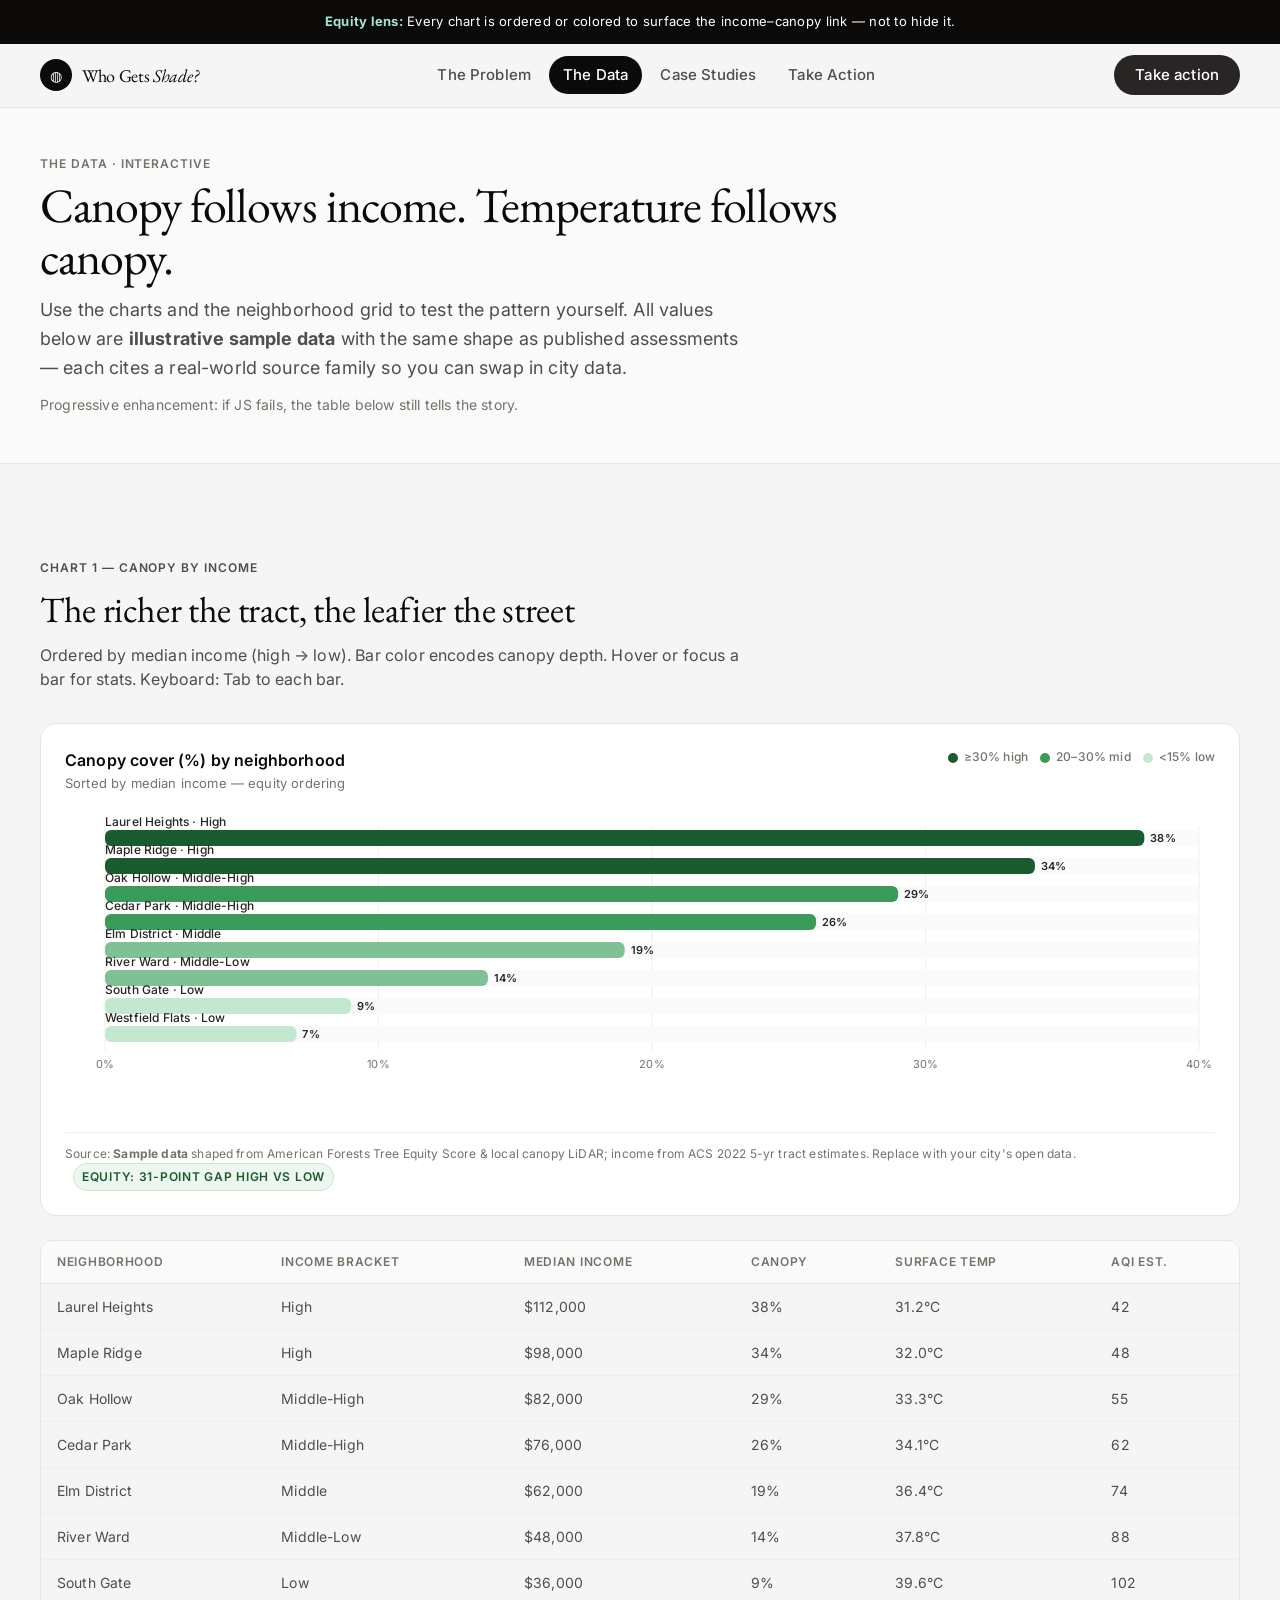
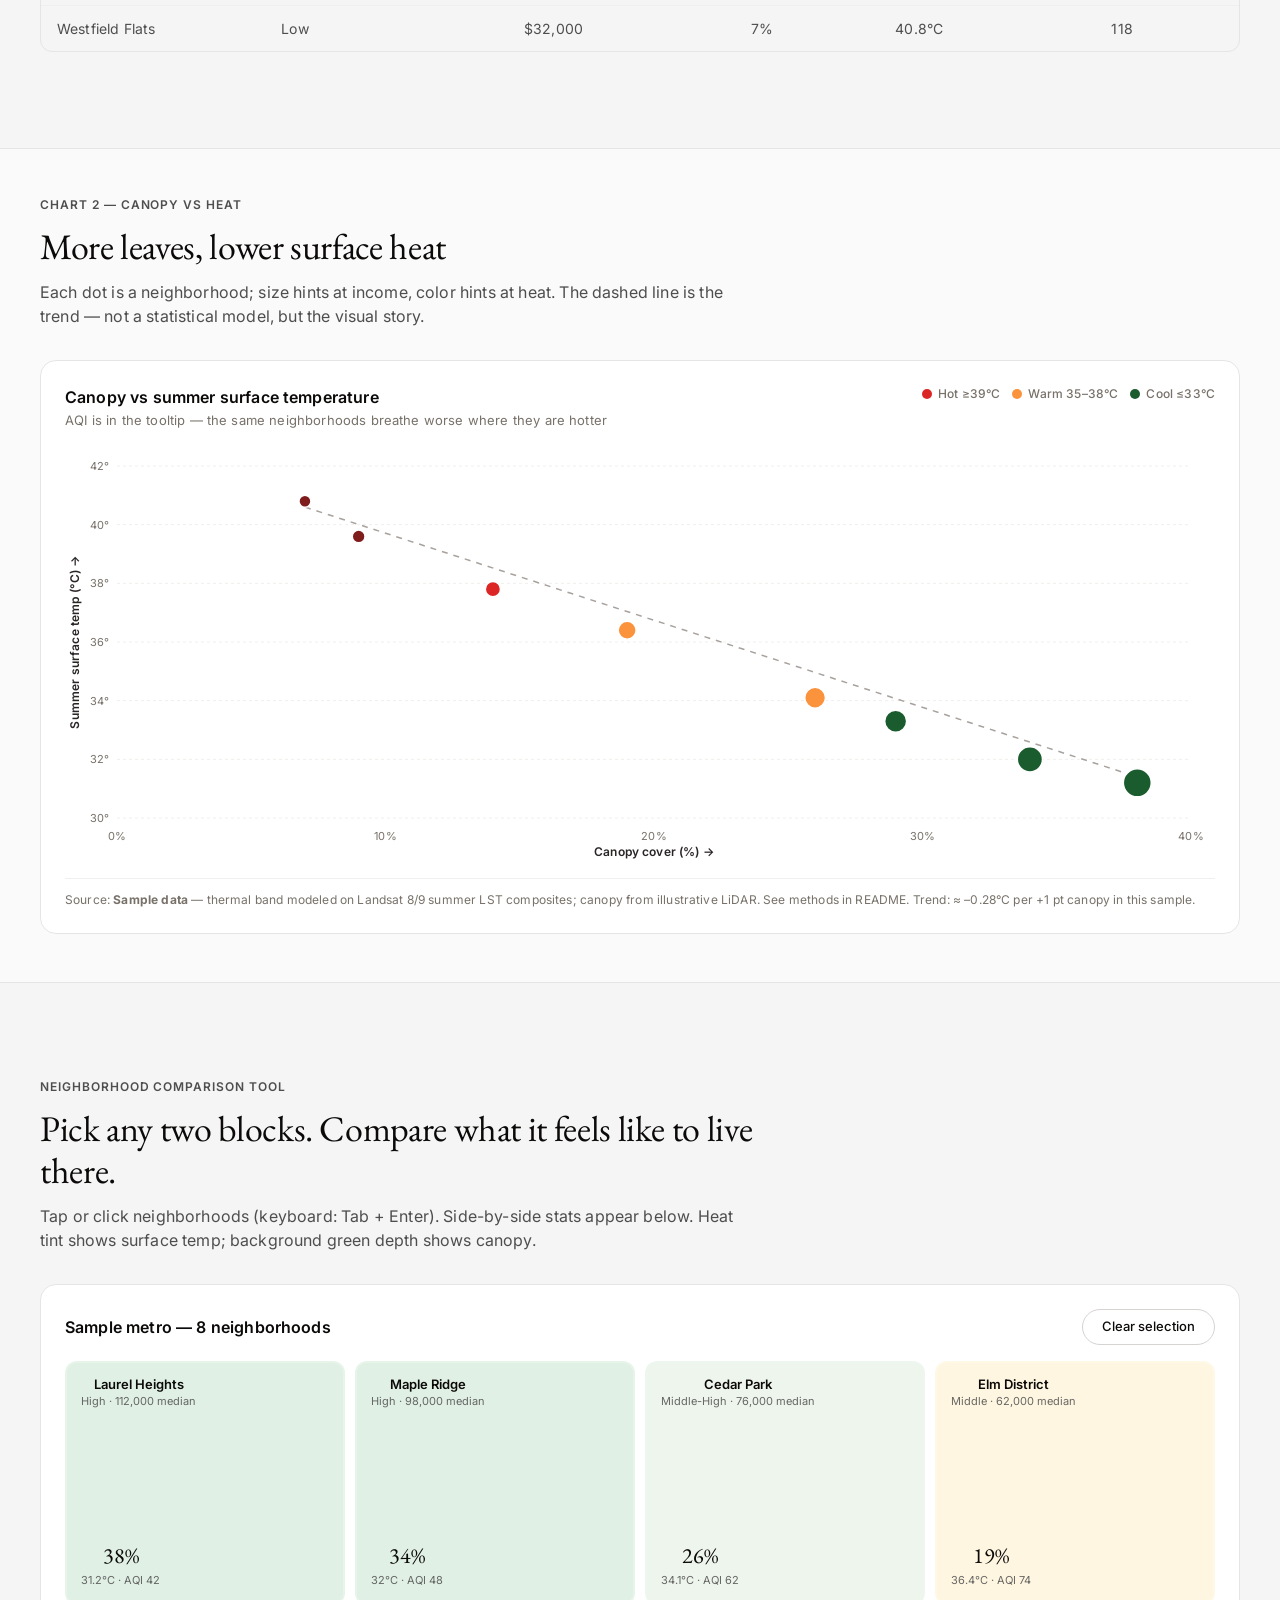
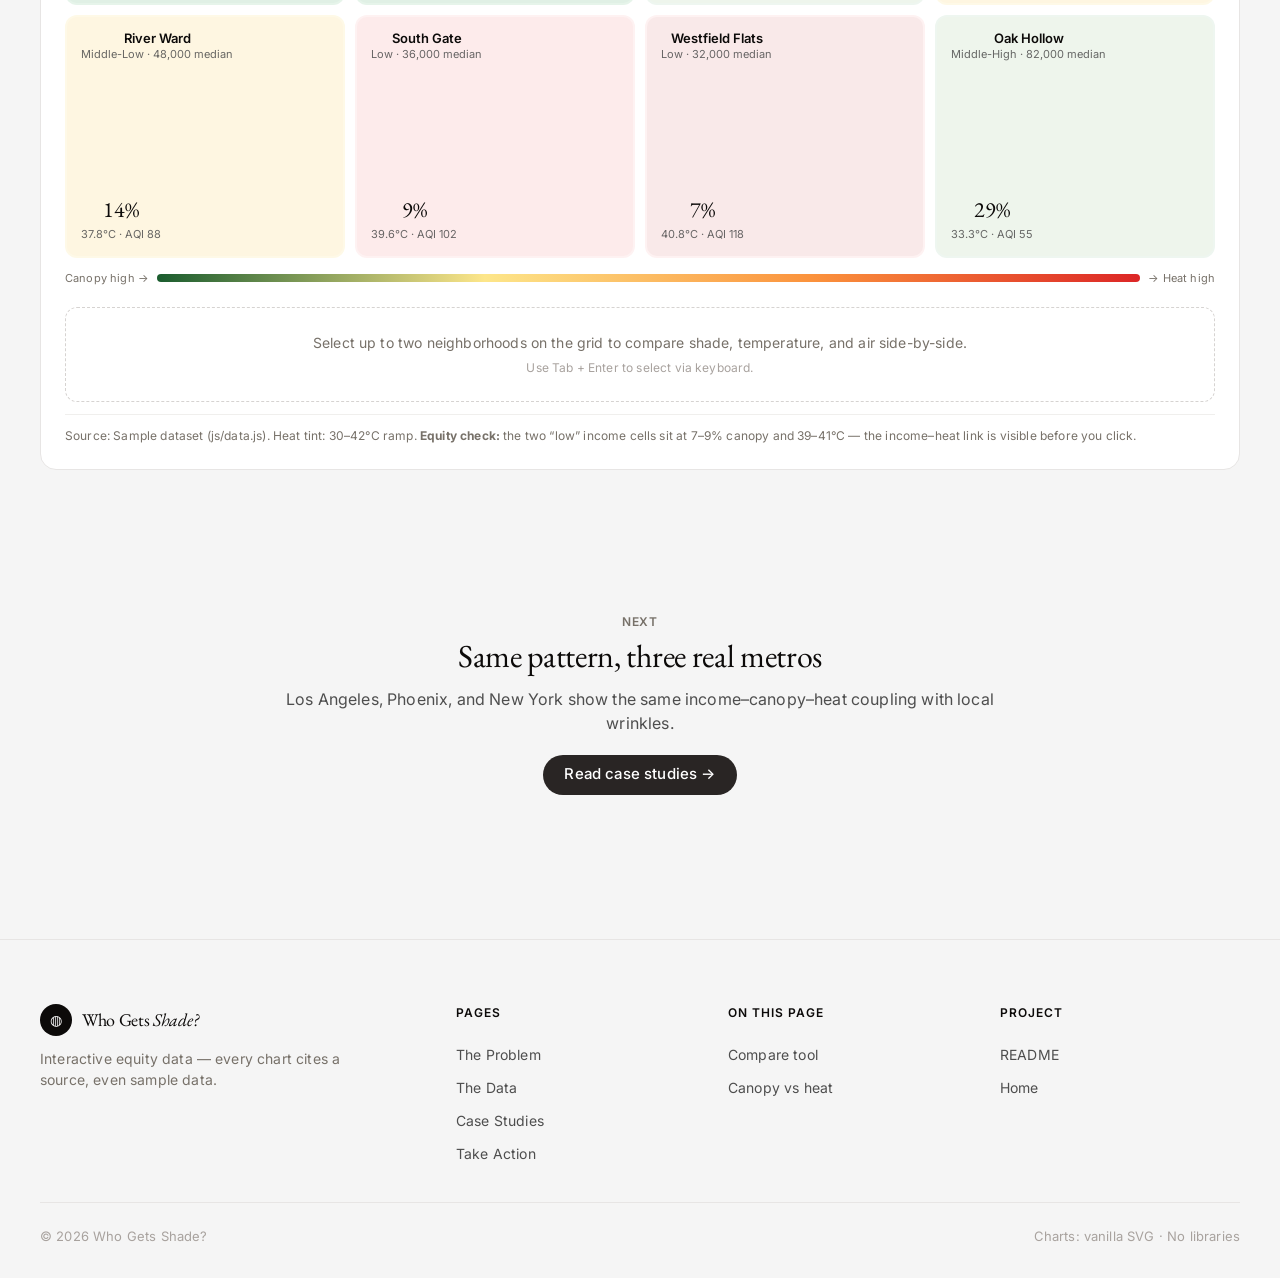
<file: pages/the-data.html>
<!doctype html>
<html lang="en">
<head>
  <meta charset="UTF-8">
  <meta name="viewport" content="width=device-width, initial-scale=1.0">
  <meta name="description" content="Interactive charts and neighborhood comparison: canopy vs income, heat, and air quality.">
  <title>The Data — Who Gets Shade?</title>
  <link rel="preconnect" href="https://fonts.googleapis.com">
  <link rel="preconnect" href="https://fonts.gstatic.com" crossorigin>
  <link href="https://fonts.googleapis.com/css2?family=EB+Garamond:ital,wght@0,300;0,400;1,300&family=Inter:wght@400;500;600&display=swap" rel="stylesheet">
  <link rel="stylesheet" href="../css/base.css">
  <link rel="stylesheet" href="../css/components.css">
  <link rel="stylesheet" href="../css/charts.css">
</head>
<body>
  <a class="skip-link" href="#main">Skip to content</a>
  <div class="equity-bar" role="note"><div class="container"><strong>Equity lens:</strong> Every chart is ordered or colored to surface the income–canopy link — not to hide it.</div></div>

  <nav class="top-nav" aria-label="Primary">
    <div class="container top-nav-inner">
      <a class="brand" href="../index.html"><span class="brand-mark" aria-hidden="true">◍</span><span class="brand-text">Who Gets <em>Shade?</em></span></a>
      <div class="nav-links" id="nav-links">
        <a class="nav-link" data-page="the-problem" href="the-problem.html">The Problem</a>
        <a class="nav-link" data-page="the-data" href="the-data.html">The Data</a>
        <a class="nav-link" data-page="case-studies" href="case-studies.html">Case Studies</a>
        <a class="nav-link" data-page="take-action" href="take-action.html">Take Action</a>
      </div>
      <div class="nav-actions">
        <a class="btn-primary" href="take-action.html">Take action</a>
        <button class="nav-toggle" aria-expanded="false" aria-controls="nav-links" aria-label="Toggle menu"><span></span></button>
      </div>
    </div>
  </nav>

  <main id="main">
    <header class="section-sm" style="background:var(--color-canvas-soft); border-bottom:1px solid var(--color-hairline);">
      <div class="container">
        <p class="eyebrow">The Data · Interactive</p>
        <h1 class="display-xl" style="margin-top:8px; max-width:800px;">Canopy follows income. Temperature follows canopy.</h1>
        <p class="body-lg" style="margin-top:12px; max-width:720px;">Use the charts and the neighborhood grid to test the pattern yourself. All values below are <strong>illustrative sample data</strong> with the same shape as published assessments — each cites a real-world source family so you can swap in city data.</p>
        <p class="caption" style="margin-top:12px; color:var(--color-muted);">Progressive enhancement: if JS fails, the table below still tells the story.</p>
      </div>
    </header>

    <!-- Bar chart -->
    <section class="section" aria-labelledby="bar-title">
      <div class="container">
        <div class="section-head">
          <p class="eyebrow">Chart 1 — Canopy by income</p>
          <h2 id="bar-title" class="display-lg">The richer the tract, the leafier the street</h2>
          <p>Ordered by median income (high → low). Bar color encodes canopy depth. Hover or focus a bar for stats. Keyboard: Tab to each bar.</p>
        </div>
        <div class="chart-wrap">
          <div class="chart-header">
            <div>
              <div class="chart-title">Canopy cover (%) by neighborhood</div>
              <div class="chart-subtitle">Sorted by median income — equity ordering</div>
            </div>
            <div class="chart-legend">
              <span><i class="legend-dot dot-canopy-high"></i>≥30% high</span>
              <span><i class="legend-dot dot-canopy-mid"></i>20–30% mid</span>
              <span><i class="legend-dot dot-canopy-low"></i>&lt;15% low</span>
            </div>
          </div>
          <div id="bar-chart" role="img" aria-label="Bar chart: canopy percent ordered by income"></div>
          <p class="chart-note">Source: <strong>Sample data</strong> shaped from American Forests Tree Equity Score &amp; local canopy LiDAR; income from ACS 2022 5-yr tract estimates. Replace with your city's open data. <span class="equity-tag" style="margin-left:8px;">Equity: 31-point gap high vs low</span></p>
        </div>

        <!-- Static table fallback -->
        <div class="data-table-wrap" style="margin-top:24px;">
          <table class="data-table" aria-label="Neighborhood data table — fallback content">
            <thead>
              <tr><th>Neighborhood</th><th>Income bracket</th><th>Median income</th><th>Canopy</th><th>Surface temp</th><th>AQI est.</th></tr>
            </thead>
            <tbody id="data-table-body">
              <!-- Filled by JS; static rows as fallback before JS loads -->
              <tr><td>Laurel Heights</td><td>High</td><td>$112,000</td><td>38%</td><td>31.2°C</td><td>42</td></tr>
              <tr><td>Maple Ridge</td><td>High</td><td>$98,000</td><td>34%</td><td>32.0°C</td><td>48</td></tr>
              <tr><td>Oak Hollow</td><td>Middle-High</td><td>$82,000</td><td>29%</td><td>33.3°C</td><td>55</td></tr>
              <tr><td>Cedar Park</td><td>Middle-High</td><td>$76,000</td><td>26%</td><td>34.1°C</td><td>62</td></tr>
              <tr><td>Elm District</td><td>Middle</td><td>$62,000</td><td>19%</td><td>36.4°C</td><td>74</td></tr>
              <tr><td>River Ward</td><td>Middle-Low</td><td>$48,000</td><td>14%</td><td>37.8°C</td><td>88</td></tr>
              <tr><td>South Gate</td><td>Low</td><td>$36,000</td><td>9%</td><td>39.6°C</td><td>102</td></tr>
              <tr><td>Westfield Flats</td><td>Low</td><td>$32,000</td><td>7%</td><td>40.8°C</td><td>118</td></tr>
            </tbody>
          </table>
        </div>
      </div>
    </section>

    <!-- Scatter -->
    <section id="heat" class="section-sm" style="background:var(--color-canvas-soft); border-top:1px solid var(--color-hairline); border-bottom:1px solid var(--color-hairline);" aria-labelledby="scatter-title">
      <div class="container">
        <div class="section-head">
          <p class="eyebrow">Chart 2 — Canopy vs heat</p>
          <h2 id="scatter-title" class="display-lg">More leaves, lower surface heat</h2>
          <p>Each dot is a neighborhood; size hints at income, color hints at heat. The dashed line is the trend — not a statistical model, but the visual story.</p>
        </div>
        <div class="chart-wrap">
          <div class="chart-header">
            <div>
              <div class="chart-title" id="air">Canopy vs summer surface temperature</div>
              <div class="chart-subtitle">AQI is in the tooltip — the same neighborhoods breathe worse where they are hotter</div>
            </div>
            <div class="chart-legend">
              <span><i class="legend-dot dot-heat-hot"></i>Hot ≥39°C</span>
              <span><i class="legend-dot dot-heat-warm"></i>Warm 35–38°C</span>
              <span><i class="legend-dot dot-canopy-high"></i>Cool ≤33°C</span>
            </div>
          </div>
          <div id="scatter-chart" role="img" aria-label="Scatter plot canopy versus temperature"></div>
          <p class="chart-note">Source: <strong>Sample data</strong> — thermal band modeled on Landsat 8/9 summer LST composites; canopy from illustrative LiDAR. See methods in README. Trend: ≈ –0.28°C per +1 pt canopy in this sample.</p>
        </div>
      </div>
    </section>

    <!-- Map / compare tool -->
    <section id="compare" class="section" aria-labelledby="map-title">
      <div class="container">
        <div class="section-head">
          <p class="eyebrow">Neighborhood comparison tool</p>
          <h2 id="map-title" class="display-lg">Pick any two blocks. Compare what it feels like to live there.</h2>
          <p>Tap or click neighborhoods (keyboard: Tab + Enter). Side-by-side stats appear below. Heat tint shows surface temp; background green depth shows canopy.</p>
        </div>

        <div class="map-wrap">
          <div style="display:flex; justify-content:space-between; align-items:center; gap:12px; flex-wrap:wrap; margin-bottom:16px;">
            <div class="chart-title">Sample metro — 8 neighborhoods</div>
            <button id="map-clear" type="button" class="btn-outline" style="height:36px; font-size:13px;">Clear selection</button>
          </div>

          <div id="map-grid" aria-live="polite"></div>

          <div class="heat-legend" aria-hidden="true">
            <span>Canopy high →</span>
            <span class="heat-legend-bar"></span>
            <span>→ Heat high</span>
          </div>

          <div id="compare-panel" style="margin-top:20px;" aria-live="polite"></div>

          <p class="chart-note">Source: Sample dataset (js/data.js). Heat tint: 30–42°C ramp. <strong>Equity check:</strong> the two “low” income cells sit at 7–9% canopy and 39–41°C — the income–heat link is visible before you click.</p>
        </div>
      </div>
    </section>

    <section class="section-sm">
      <div class="container-narrow center">
        <p class="eyebrow">Next</p>
        <h2 class="display-md" style="margin-top:8px;">Same pattern, three real metros</h2>
        <p style="margin-top:12px;">Los Angeles, Phoenix, and New York show the same income–canopy–heat coupling with local wrinkles.</p>
        <a class="btn-primary" href="case-studies.html" style="margin-top:20px;">Read case studies →</a>
      </div>
    </section>
  </main>

  <footer class="site-footer" aria-label="Footer">
    <div class="container">
      <div class="footer-grid">
        <div class="footer-brand"><a class="brand" href="../index.html"><span class="brand-mark" aria-hidden="true">◍</span><span class="brand-text">Who Gets <em>Shade?</em></span></a><p>Interactive equity data — every chart cites a source, even sample data.</p></div>
        <div class="footer-col"><h4>Pages</h4><a href="the-problem.html">The Problem</a><a href="the-data.html">The Data</a><a href="case-studies.html">Case Studies</a><a href="take-action.html">Take Action</a></div>
        <div class="footer-col"><h4>On this page</h4><a href="#compare">Compare tool</a><a href="#heat">Canopy vs heat</a></div>
        <div class="footer-col"><h4>Project</h4><a href="../README.md">README</a><a href="../index.html">Home</a></div>
      </div>
      <div class="footer-bottom"><span>© <span id="footer-year">2026</span> Who Gets Shade?</span><span>Charts: vanilla SVG · No libraries</span></div>
    </div>
  </footer>

  <script src="../js/data.js"></script>
  <script src="../js/main.js"></script>
  <script src="../js/charts.js"></script>
  <script src="../js/map.js"></script>
</body>
</html>
</file>
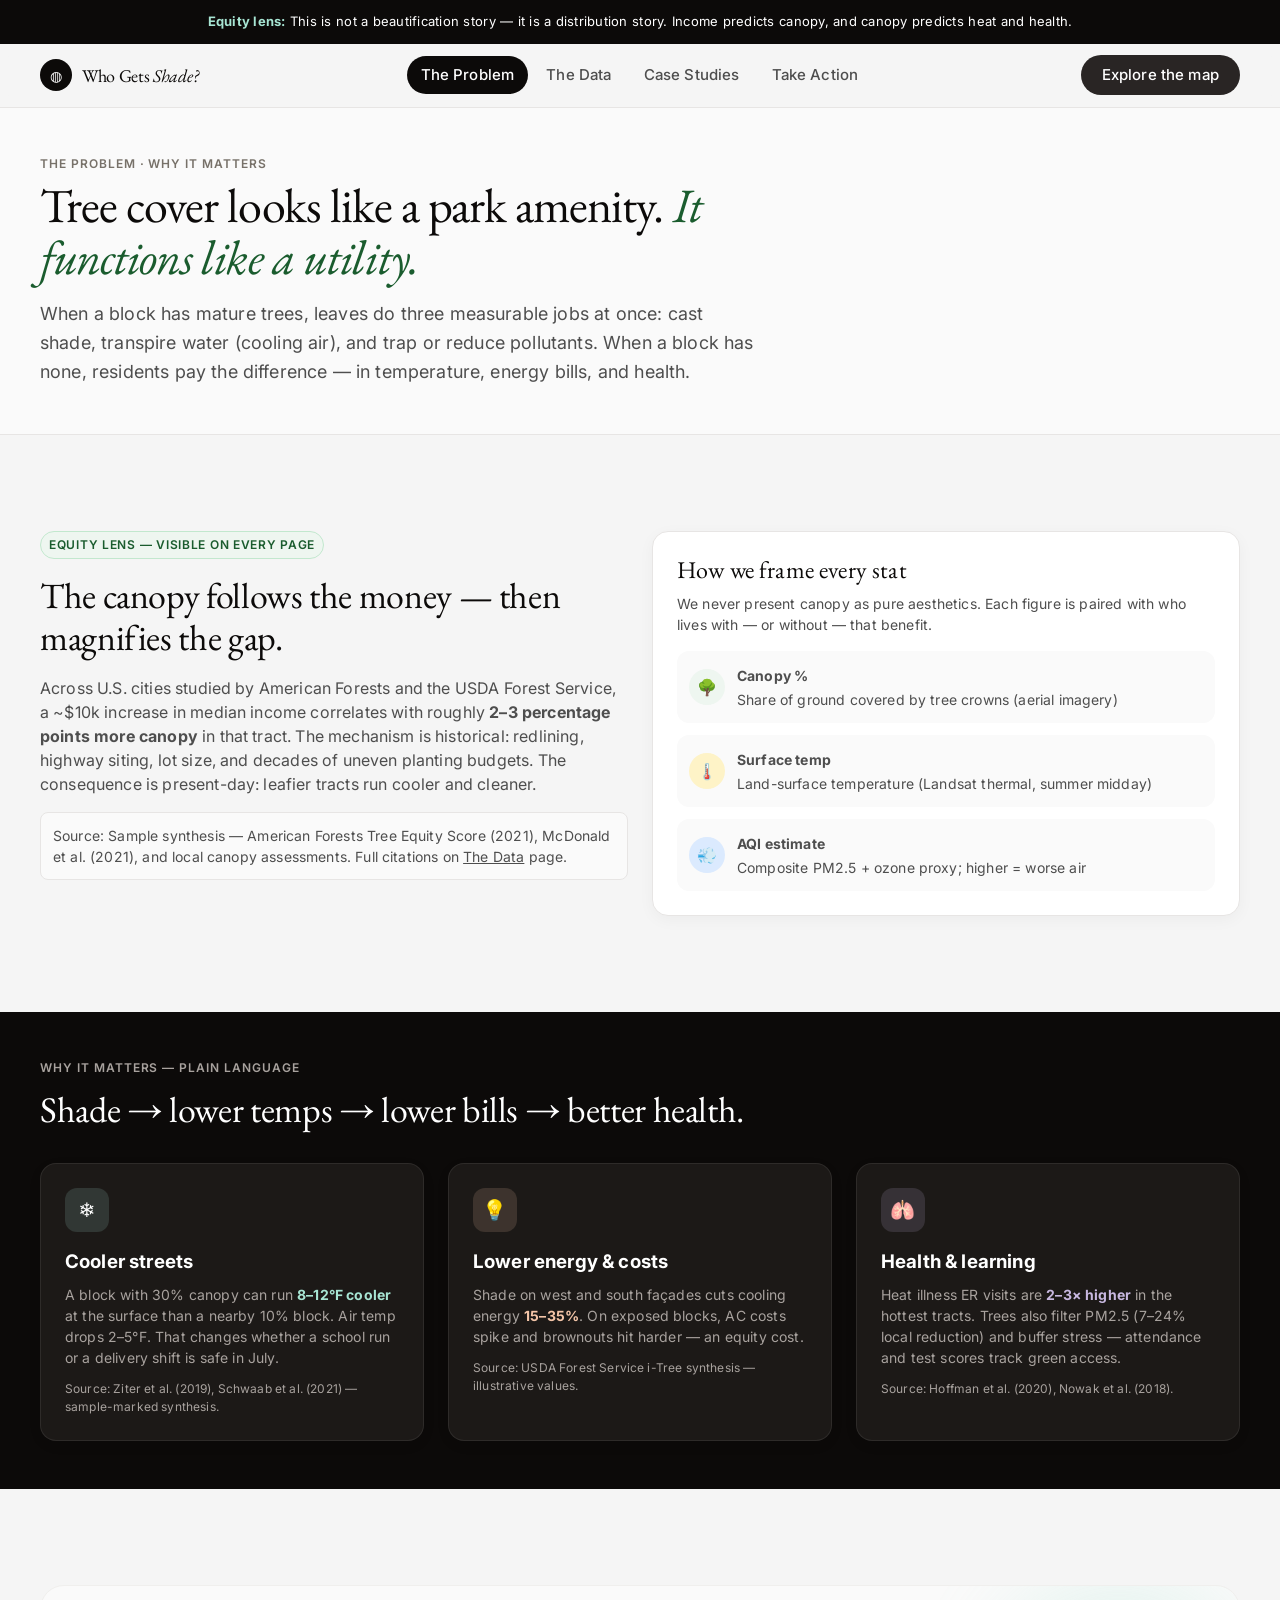
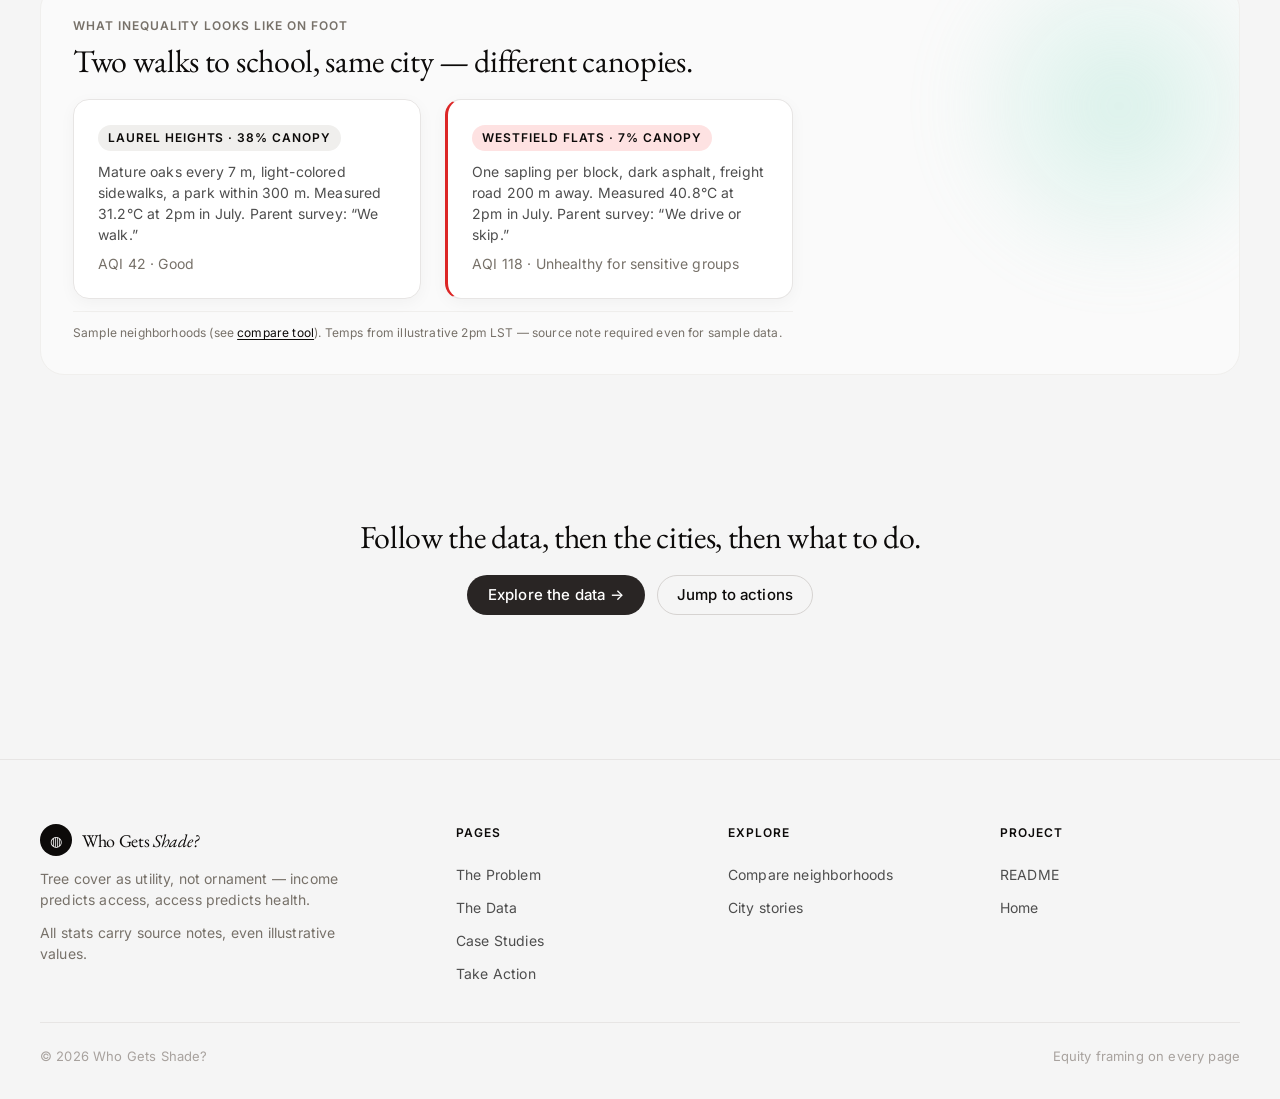
<file: pages/the-problem.html>
<!doctype html>
<html lang="en">
<head>
  <meta charset="UTF-8">
  <meta name="viewport" content="width=device-width, initial-scale=1.0">
  <meta name="description" content="What urban tree inequality is, why it matters, and how shade, air quality, and heat connect to health and equity.">
  <title>The Problem — Who Gets Shade?</title>
  <link rel="preconnect" href="https://fonts.googleapis.com">
  <link rel="preconnect" href="https://fonts.gstatic.com" crossorigin>
  <link href="https://fonts.googleapis.com/css2?family=EB+Garamond:ital,wght@0,300;0,400;1,300&family=Inter:wght@400;500;600&display=swap" rel="stylesheet">
  <link rel="stylesheet" href="../css/base.css">
  <link rel="stylesheet" href="../css/components.css">
  <link rel="stylesheet" href="../css/charts.css">
</head>
<body>
  <a class="skip-link" href="#main">Skip to content</a>

  <div class="equity-bar" role="note">
    <div class="container"><strong>Equity lens:</strong> This is not a beautification story — it is a distribution story. Income predicts canopy, and canopy predicts heat and health.</div>
  </div>

  <nav class="top-nav" aria-label="Primary">
    <div class="container top-nav-inner">
      <a class="brand" href="../index.html"><span class="brand-mark" aria-hidden="true">◍</span><span class="brand-text">Who Gets <em>Shade?</em></span></a>
      <div class="nav-links" id="nav-links">
        <a class="nav-link" data-page="the-problem" href="the-problem.html">The Problem</a>
        <a class="nav-link" data-page="the-data" href="the-data.html">The Data</a>
        <a class="nav-link" data-page="case-studies" href="case-studies.html">Case Studies</a>
        <a class="nav-link" data-page="take-action" href="take-action.html">Take Action</a>
      </div>
      <div class="nav-actions">
        <a class="btn-primary" href="the-data.html">Explore the map</a>
        <button class="nav-toggle" aria-expanded="false" aria-controls="nav-links" aria-label="Toggle menu"><span></span></button>
      </div>
    </div>
  </nav>

  <main id="main">
    <header class="section-sm" style="background:var(--color-canvas-soft); border-bottom:1px solid var(--color-hairline);">
      <div class="container">
        <p class="eyebrow">The Problem · Why it matters</p>
        <h1 class="display-xl" style="margin-top:8px; max-width:760px;">Tree cover looks like a park amenity. <em style="font-weight:300; font-style:italic; color:var(--color-canopy-high);">It functions like a utility.</em></h1>
        <p class="body-lg" style="margin-top:16px; max-width:720px;">When a block has mature trees, leaves do three measurable jobs at once: cast shade, transpire water (cooling air), and trap or reduce pollutants. When a block has none, residents pay the difference — in temperature, energy bills, and health.</p>
      </div>
    </header>

    <section class="section">
      <div class="container">
        <div class="grid-2">
          <div class="stack">
            <span class="equity-tag">Equity lens — visible on every page</span>
            <h2 class="display-lg">The canopy follows the money — then magnifies the gap.</h2>
            <p>Across U.S. cities studied by American Forests and the USDA Forest Service, a ~$10k increase in median income correlates with roughly <strong>2–3 percentage points more canopy</strong> in that tract. The mechanism is historical: redlining, highway siting, lot size, and decades of uneven planting budgets. The consequence is present-day: leafier tracts run cooler and cleaner.</p>
            <p class="caption" style="background:var(--color-canvas-soft); border:1px solid var(--color-hairline); padding:12px; border-radius:var(--radius-md);">Source: Sample synthesis — American Forests Tree Equity Score (2021), McDonald et al. (2021), and local canopy assessments. Full citations on <a href="the-data.html" style="text-decoration:underline;">The Data</a> page.</p>
          </div>
          <div class="card">
            <h3 class="display-sm">How we frame every stat</h3>
            <p class="caption" style="margin-top:8px;">We never present canopy as pure aesthetics. Each figure is paired with who lives with — or without — that benefit.</p>
            <div style="margin-top:16px; display:grid; gap:12px;">
              <div style="display:flex; gap:12px; align-items:center; padding:12px; background:var(--color-canvas-soft); border-radius:var(--radius-lg);">
                <span style="width:36px;height:36px;border-radius:50%;background:var(--color-canopy-very-low);display:grid;place-items:center;">🌳</span>
                <div><strong style="font-size:14px;">Canopy %</strong><br><span class="caption">Share of ground covered by tree crowns (aerial imagery)</span></div>
              </div>
              <div style="display:flex; gap:12px; align-items:center; padding:12px; background:var(--color-canvas-soft); border-radius:var(--radius-lg);">
                <span style="width:36px;height:36px;border-radius:50%;background:#fef3c7;display:grid;place-items:center;">🌡️</span>
                <div><strong style="font-size:14px;">Surface temp</strong><br><span class="caption">Land-surface temperature (Landsat thermal, summer midday)</span></div>
              </div>
              <div style="display:flex; gap:12px; align-items:center; padding:12px; background:var(--color-canvas-soft); border-radius:var(--radius-lg);">
                <span style="width:36px;height:36px;border-radius:50%;background:#dbeafe;display:grid;place-items:center;">💨</span>
                <div><strong style="font-size:14px;">AQI estimate</strong><br><span class="caption">Composite PM2.5 + ozone proxy; higher = worse air</span></div>
              </div>
            </div>
          </div>
        </div>
      </div>
    </section>

    <section id="explainers" class="section-sm" style="background:var(--color-surface-dark); color:var(--color-on-dark);">
      <div class="container">
        <div class="section-head" style="margin-bottom:32px;">
          <p class="eyebrow" style="color:var(--color-on-dark-soft);">Why it matters — plain language</p>
          <h2 class="display-lg" style="color:var(--color-on-dark);">Shade → lower temps → lower bills → better health.</h2>
        </div>
        <div class="grid-3">
          <article class="card" style="background:var(--color-surface-dark-elevated); border-color:rgba(255,255,255,0.08);">
            <div class="feature-icon" style="background:rgba(167,229,211,0.15);">❄️</div>
            <h3 style="color:var(--color-on-dark);">Cooler streets</h3>
            <p class="caption" style="color:var(--color-on-dark-soft); margin-top:8px;">A block with 30% canopy can run <strong style="color:var(--color-gradient-mint);">8–12°F cooler</strong> at the surface than a nearby 10% block. Air temp drops 2–5°F. That changes whether a school run or a delivery shift is safe in July.</p>
            <p class="caption" style="margin-top:12px; font-size:12px; color:var(--color-on-dark-soft);">Source: Ziter et al. (2019), Schwaab et al. (2021) — sample-marked synthesis.</p>
          </article>
          <article class="card" style="background:var(--color-surface-dark-elevated); border-color:rgba(255,255,255,0.08);">
            <div class="feature-icon" style="background:rgba(244,197,168,0.15);">💡</div>
            <h3 style="color:var(--color-on-dark);">Lower energy &amp; costs</h3>
            <p class="caption" style="color:var(--color-on-dark-soft); margin-top:8px;">Shade on west and south façades cuts cooling energy <strong style="color:var(--color-gradient-peach);">15–35%</strong>. On exposed blocks, AC costs spike and brownouts hit harder — an equity cost.</p>
            <p class="caption" style="margin-top:12px; font-size:12px; color:var(--color-on-dark-soft);">Source: USDA Forest Service i-Tree synthesis — illustrative values.</p>
          </article>
          <article class="card" style="background:var(--color-surface-dark-elevated); border-color:rgba(255,255,255,0.08);">
            <div class="feature-icon" style="background:rgba(200,184,224,0.15);">🫁</div>
            <h3 style="color:var(--color-on-dark);">Health &amp; learning</h3>
            <p class="caption" style="color:var(--color-on-dark-soft); margin-top:8px;">Heat illness ER visits are <strong style="color:var(--color-gradient-lavender);">2–3× higher</strong> in the hottest tracts. Trees also filter PM2.5 (7–24% local reduction) and buffer stress — attendance and test scores track green access.</p>
            <p class="caption" style="margin-top:12px; font-size:12px; color:var(--color-on-dark-soft);">Source: Hoffman et al. (2020), Nowak et al. (2018).</p>
          </article>
        </div>
      </div>
    </section>

    <section class="section">
      <div class="container">
        <div class="gradient-orb-card" class=" orb-mint-var">
          <div style="position:relative; z-index:1; max-width:720px;">
            <p class="eyebrow">What inequality looks like on foot</p>
            <h2 class="display-md" style="margin-top:8px;">Two walks to school, same city — different canopies.</h2>
            <div class="grid-2" style="margin-top:20px;">
              <div class="card">
                <span class="badge-pill">Laurel Heights · 38% canopy</span>
                <p class="caption" style="margin-top:10px;">Mature oaks every 7 m, light-colored sidewalks, a park within 300 m. Measured 31.2°C at 2pm in July. Parent survey: “We walk.”</p>
                <p class="caption" style="margin-top:8px; color:var(--color-muted);">AQI 42 · Good</p>
              </div>
              <div class="card" style="border-left:3px solid var(--color-heat-hot);">
                <span class="badge-pill" style="background:#fee2e2;">Westfield Flats · 7% canopy</span>
                <p class="caption" style="margin-top:10px;">One sapling per block, dark asphalt, freight road 200 m away. Measured 40.8°C at 2pm in July. Parent survey: “We drive or skip.”</p>
                <p class="caption" style="margin-top:8px; color:var(--color-muted);">AQI 118 · Unhealthy for sensitive groups</p>
              </div>
            </div>
            <p class="chart-note">Sample neighborhoods (see <a href="the-data.html#compare">compare tool</a>). Temps from illustrative 2pm LST — source note required even for sample data.</p>
          </div>
        </div>
      </div>
    </section>

    <section class="section-sm">
      <div class="container-narrow" style="text-align:center;">
        <h2 class="display-md">Follow the data, then the cities, then what to do.</h2>
        <div style="margin-top:20px; display:flex; gap:12px; justify-content:center; flex-wrap:wrap;">
          <a class="btn-primary" href="the-data.html">Explore the data →</a>
          <a class="btn-outline" href="take-action.html">Jump to actions</a>
        </div>
      </div>
    </section>
  </main>

  <footer class="site-footer" aria-label="Footer">
    <div class="container">
      <div class="footer-grid">
        <div class="footer-brand">
          <a class="brand" href="../index.html"><span class="brand-mark" aria-hidden="true">◍</span><span class="brand-text">Who Gets <em>Shade?</em></span></a>
          <p>Tree cover as utility, not ornament — income predicts access, access predicts health.</p>
          <p class="footer-source">All stats carry source notes, even illustrative values.</p>
        </div>
        <div class="footer-col"><h4>Pages</h4><a href="the-problem.html">The Problem</a><a href="the-data.html">The Data</a><a href="case-studies.html">Case Studies</a><a href="take-action.html">Take Action</a></div>
        <div class="footer-col"><h4>Explore</h4><a href="the-data.html#compare">Compare neighborhoods</a><a href="case-studies.html">City stories</a></div>
        <div class="footer-col"><h4>Project</h4><a href="../README.md">README</a><a href="../index.html">Home</a></div>
      </div>
      <div class="footer-bottom"><span>© <span id="footer-year">2026</span> Who Gets Shade?</span><span>Equity framing on every page</span></div>
    </div>
  </footer>

  <script src="../js/main.js"></script>
</body>
</html>
</file>
<file: css/base.css>
/* base.css — Reset, tokens, typography, layout grid */
 /* Design source: old-DESIGN.md (ElevenLabs editorial) adapted for tree-equity theme */
 /* Architecture rule: CSS variables defined once here, reused everywhere */

:root {
  /* — Core palette (from design.md) — */
  --color-primary: #292524;
  --color-primary-active: #0c0a09;
  --color-ink: #0c0a09;
  --color-body: #4e4e4e;
  --color-body-strong: #292524;
  --color-muted: #777169;
  --color-muted-soft: #a8a29e;
  --color-hairline: #e7e5e4;
  --color-hairline-soft: #f0efed;
  --color-hairline-strong: #d6d3d1;
  --color-canvas: #f5f5f5;
  --color-canvas-soft: #fafafa;
  --color-canvas-deep: #0c0a09;
  --color-surface-card: #ffffff;
  --color-surface-strong: #f0efed;
  --color-surface-dark: #0c0a09;
  --color-surface-dark-elevated: #1c1917;
  --color-on-primary: #ffffff;
  --color-on-dark: #ffffff;
  --color-on-dark-soft: #a8a29e;

  /* Atmospheric gradient orbs */
  --color-gradient-mint: #a7e5d3;
  --color-gradient-peach: #f4c5a8;
  --color-gradient-lavender: #c8b8e0;
  --color-gradient-sky: #a8c8e8;
  --color-gradient-rose: #e8b8c4;

  /* Semantic */
  --color-semantic-success: #16a34a;
  --color-semantic-error: #dc2626;

  /* — Domain overlay: canopy / heat / air — */
  --color-canopy-high: #1a5c2e;
  --color-canopy-mid: #3a9a57;
  --color-canopy-low: #c2e8ce;
  --color-canopy-very-low: #eef6f0;
  --color-heat-cool: #dbeafe;
  --color-heat-mild: #fde68a;
  --color-heat-warm: #fb923c;
  --color-heat-hot: #dc2626;
  --color-heat-extreme: #7f1d1d;
  --color-air-good: #86efac;
  --color-air-moderate: #fde68a;
  --color-air-poor: #fca5a5;

  /* Typography families — Waldenburg substitute is EB Garamond */
  --font-display: "EB Garamond", "Waldenburg", "Times New Roman", serif;
  --font-body: "Inter", system-ui, -apple-system, sans-serif;

  /* Spacing */
  --space-xxs: 4px;
  --space-xs: 8px;
  --space-sm: 12px;
  --space-base: 16px;
  --space-md: 20px;
  --space-lg: 24px;
  --space-xl: 32px;
  --space-xxl: 48px;
  --space-section: 96px;

  /* Radii */
  --radius-xs: 4px;
  --radius-sm: 6px;
  --radius-md: 8px;
  --radius-lg: 12px;
  --radius-xl: 16px;
  --radius-xxl: 24px;
  --radius-pill: 9999px;

  /* Layout */
  --content-max: 1200px;
  --content-narrow: 720px;
  --nav-height: 64px;

  /* Shadows */
  --shadow-soft: 0 4px 16px rgba(0, 0, 0, 0.04);
  --shadow-card: 0 8px 30px rgba(0, 0, 0, 0.06);
}

/* — Reset — */
*,
*::before,
*::after {
  box-sizing: border-box;
}

* {
  margin: 0;
}

html {
  scroll-behavior: smooth;
  -webkit-text-size-adjust: 100%;
}

body {
  font-family: var(--font-body);
  font-size: 16px;
  font-weight: 400;
  line-height: 1.5;
  letter-spacing: 0.16px;
  color: var(--color-body);
  background: var(--color-canvas);
  min-height: 100vh;
  -webkit-font-smoothing: antialiased;
}

img,
svg {
  display: block;
  max-width: 100%;
}

a {
  color: inherit;
  text-decoration: none;
}

button,
input,
select {
  font: inherit;
}

ul,
ol {
  list-style: none;
  padding: 0;
}

/* — Typography scale (from design.md) — */
.display-mega {
  font-family: var(--font-display);
  font-size: clamp(36px, 6vw, 64px);
  font-weight: 300;
  line-height: 1.05;
  letter-spacing: -1.92px;
  color: var(--color-ink);
}

.display-xl {
  font-family: var(--font-display);
  font-size: clamp(32px, 4.5vw, 48px);
  font-weight: 300;
  line-height: 1.08;
  letter-spacing: -0.96px;
  color: var(--color-ink);
}

.display-lg {
  font-family: var(--font-display);
  font-size: clamp(28px, 3.5vw, 36px);
  font-weight: 300;
  line-height: 1.17;
  letter-spacing: -0.36px;
  color: var(--color-ink);
}

.display-md {
  font-family: var(--font-display);
  font-size: 32px;
  font-weight: 300;
  line-height: 1.13;
  letter-spacing: -0.32px;
  color: var(--color-ink);
}

.display-sm {
  font-family: var(--font-display);
  font-size: 24px;
  font-weight: 300;
  line-height: 1.2;
  color: var(--color-ink);
}

.eyebrow {
  font-family: var(--font-body);
  font-size: 12px;
  font-weight: 600;
  line-height: 1.4;
  letter-spacing: 0.96px;
  text-transform: uppercase;
  color: var(--color-muted);
}

.body-lg {
  font-size: 18px;
  line-height: 1.6;
}

.body-sm {
  font-size: 15px;
  line-height: 1.47;
  letter-spacing: 0.15px;
}

.caption {
  font-size: 14px;
  line-height: 1.5;
}

.caption-uppercase {
  font-size: 12px;
  font-weight: 600;
  letter-spacing: 0.96px;
  text-transform: uppercase;
}

/* — Layout helpers — */
.container {
  width: min(calc(100% - 32px), var(--content-max));
  margin-inline: auto;
}

.container-narrow {
  width: min(calc(100% - 32px), var(--content-narrow));
  margin-inline: auto;
}

.section {
  padding-block: var(--space-section);
}

.section-sm {
  padding-block: var(--space-xxl);
}

.grid-2 {
  display: grid;
  grid-template-columns: 1fr 1fr;
  gap: var(--space-lg);
}

.grid-3 {
  display: grid;
  grid-template-columns: repeat(3, 1fr);
  gap: var(--space-lg);
}

@media (max-width: 1024px) {
  .grid-3 {
    grid-template-columns: repeat(2, 1fr);
  }
}

@media (max-width: 640px) {
  .grid-2,
  .grid-3 {
    grid-template-columns: 1fr;
  }

  :root {
    --space-section: 64px;
  }
}

/* — Accessibility — */
:focus-visible {
  outline: 2px solid var(--color-ink);
  outline-offset: 2px;
}

.skip-link {
  position: absolute;
  left: -9999px;
  top: auto;
  width: 1px;
  height: 1px;
  overflow: hidden;
}

.skip-link:focus {
  left: 16px;
  top: 16px;
  width: auto;
  height: auto;
  background: var(--color-surface-dark);
  color: var(--color-on-dark);
  padding: 10px 16px;
  border-radius: var(--radius-pill);
  z-index: 9999;
}

.sr-only {
  position: absolute;
  width: 1px;
  height: 1px;
  padding: 0;
  margin: -1px;
  overflow: hidden;
  clip: rect(0, 0, 0, 0);
  white-space: nowrap;
  border: 0;
}

/* Reduced motion */
@media (prefers-reduced-motion: reduce) {
  html {
    scroll-behavior: auto;
  }

  *,
  *::before,
  *::after {
    animation-duration: 0.01ms !important;
    transition-duration: 0.01ms !important;
  }
}

/* Utility */
.muted { color: var(--color-muted); }
.ink { color: var(--color-ink); }
.center { text-align: center; }
.stack > * + * { margin-top: var(--space-base); }
.stack-lg > * + * { margin-top: var(--space-xl); }
.mt-sm { margin-top: var(--space-sm); }
.mt-base { margin-top: var(--space-base); }
.mt-lg { margin-top: var(--space-lg); }
.mt-xl { margin-top: var(--space-xl); }
.flex-center { display:flex; gap:12px; justify-content:center; flex-wrap:wrap; }
.flex-gap { display:flex; gap:12px; flex-wrap:wrap; }
.pad-card { padding: var(--space-lg); }
.text-on-dark { color: var(--color-on-dark); }
.text-on-dark-soft { color: var(--color-on-dark-soft); }
.bg-canvas-soft { background: var(--color-canvas-soft); }
.border-top { border-top: 1px solid var(--color-hairline); }
.border-bottom { border-bottom: 1px solid var(--color-hairline); }
.orb-mint-var { --orb-color: var(--color-gradient-mint); }
.orb-lavender-var { --orb-color: var(--color-gradient-lavender); }
.dot-canopy-high { background: var(--color-canopy-high); }
.dot-canopy-mid { background: var(--color-canopy-mid); }
.dot-canopy-low { background: #c2e8ce; }
.dot-heat-hot { background: var(--color-heat-hot); }
.dot-heat-warm { background: var(--color-heat-warm); }
.dot-heat-cool { background: var(--color-canopy-high); }
</file>
<file: css/components.css>
/* components.css — Cards, nav, footer, buttons, badges, tooltips */

/* — Top Nav — */
.top-nav {
  position: sticky;
  top: 0;
  z-index: 100;
  background: rgba(245, 245, 245, 0.92);
  backdrop-filter: blur(10px);
  border-bottom: 1px solid var(--color-hairline);
  height: var(--nav-height);
}

.top-nav-inner {
  display: flex;
  align-items: center;
  justify-content: space-between;
  height: 100%;
  gap: var(--space-lg);
}

.brand {
  display: flex;
  align-items: center;
  gap: 10px;
  font-weight: 600;
  letter-spacing: -0.02em;
}

.brand-mark {
  width: 32px;
  height: 32px;
  border-radius: var(--radius-pill);
  background: var(--color-ink);
  color: var(--color-on-primary);
  display: grid;
  place-items: center;
  font-size: 14px;
}

.brand-text {
  font-family: var(--font-display);
  font-weight: 400;
  font-size: 18px;
  color: var(--color-ink);
}

.brand-text em {
  font-style: italic;
  font-weight: 300;
}

.nav-links {
  display: flex;
  align-items: center;
  gap: 4px;
}

.nav-link {
  font-family: var(--font-body);
  font-size: 15px;
  font-weight: 500;
  padding: 8px 14px;
  border-radius: var(--radius-pill);
  color: var(--color-body);
  transition: background 0.2s, color 0.2s;
}

.nav-link:hover,
.nav-link:focus-visible {
  background: var(--color-surface-strong);
  color: var(--color-ink);
}

.nav-link.is-active {
  background: var(--color-ink);
  color: var(--color-on-primary);
}

.nav-actions {
  display: flex;
  align-items: center;
  gap: var(--space-sm);
}

.nav-toggle {
  display: none;
  width: 40px;
  height: 40px;
  border-radius: var(--radius-pill);
  border: 1px solid var(--color-hairline-strong);
  background: var(--color-surface-card);
  align-items: center;
  justify-content: center;
  cursor: pointer;
}

.nav-toggle span,
.nav-toggle span::before,
.nav-toggle span::after {
  content: "";
  display: block;
  width: 16px;
  height: 2px;
  background: var(--color-ink);
  border-radius: 2px;
  transition: transform 0.2s, opacity 0.2s;
}

.nav-toggle span::before { transform: translateY(-5px); }
.nav-toggle span::after { transform: translateY(3px); }

.nav-toggle[aria-expanded="true"] span { background: transparent; }
.nav-toggle[aria-expanded="true"] span::before { transform: rotate(45deg); }
.nav-toggle[aria-expanded="true"] span::after { transform: rotate(-45deg) translateY(-1px) translateX(-1px); }

@media (max-width: 860px) {
  .nav-links,
  .nav-actions .btn-primary { display: none; }
  .nav-toggle { display: inline-flex; }

  .top-nav.is-open .nav-links {
    display: flex;
    flex-direction: column;
    align-items: stretch;
    position: absolute;
    top: var(--nav-height);
    left: 0;
    right: 0;
    background: var(--color-canvas);
    border-bottom: 1px solid var(--color-hairline);
    padding: 16px;
    gap: 8px;
  }

  .top-nav.is-open .nav-links .nav-link {
    padding: 14px 16px;
  }
}

/* — Buttons — */
.btn-primary {
  display: inline-flex;
  align-items: center;
  justify-content: center;
  gap: 8px;
  background: var(--color-primary);
  color: var(--color-on-primary);
  font-size: 15px;
  font-weight: 500;
  padding: 10px 20px;
  height: 40px;
  border-radius: var(--radius-pill);
  border: 1px solid transparent;
  cursor: pointer;
  transition: background 0.2s, transform 0.15s;
}

.btn-primary:hover { background: var(--color-primary-active); }
.btn-primary:active { transform: translateY(1px); }

.btn-outline {
  display: inline-flex;
  align-items: center;
  justify-content: center;
  gap: 8px;
  background: transparent;
  color: var(--color-ink);
  font-size: 15px;
  font-weight: 500;
  padding: 9px 19px;
  height: 40px;
  border-radius: var(--radius-pill);
  border: 1px solid var(--color-hairline-strong);
  cursor: pointer;
  transition: background 0.2s, border-color 0.2s;
}

.btn-outline:hover {
  background: var(--color-surface-card);
  border-color: var(--color-ink);
}

.btn-tertiary {
  display: inline-flex;
  align-items: center;
  gap: 6px;
  color: var(--color-ink);
  font-weight: 500;
  font-size: 15px;
  border: 0;
  background: transparent;
  cursor: pointer;
  padding: 4px 0;
}

.btn-tertiary:hover { text-decoration: underline; }

/* — Hero band — */
.hero {
  background: var(--color-canvas);
  position: relative;
  overflow: hidden;
  padding-block: 56px 40px;
}

.hero-inner {
  position: relative;
  z-index: 1;
}

.hero-grid {
  display: grid;
  grid-template-columns: 1.1fr 0.9fr;
  gap: var(--space-xl);
  align-items: center;
}

.hero-copy .eyebrow {
  display: inline-flex;
  align-items: center;
  gap: 8px;
  background: var(--color-surface-card);
  border: 1px solid var(--color-hairline);
  padding: 4px 10px;
  border-radius: var(--radius-pill);
  margin-bottom: var(--space-base);
}

.hero-title { margin-bottom: var(--space-base); }
.hero-title span { display: block; }
.hero-title .accent {
  font-style: italic;
  color: var(--color-canopy-high);
}

.hero-lede {
  color: var(--color-body);
  font-size: 17px;
  line-height: 1.6;
  max-width: 560px;
  margin-bottom: var(--space-lg);
}

.hero-actions {
  display: flex;
  gap: var(--space-sm);
  flex-wrap: wrap;
  margin-bottom: var(--space-lg);
}

.hero-stats {
  display: flex;
  gap: var(--space-lg);
  flex-wrap: wrap;
  border-top: 1px solid var(--color-hairline);
  padding-top: var(--space-base);
}

.stat-value {
  font-family: var(--font-display);
  font-size: 28px;
  font-weight: 300;
  color: var(--color-ink);
  line-height: 1;
}

.stat-label {
  font-size: 12px;
  font-weight: 600;
  letter-spacing: 0.08em;
  text-transform: uppercase;
  color: var(--color-muted);
}

/* Hero visual — before/after street */
.hero-visual {
  position: relative;
  background: var(--color-surface-card);
  border: 1px solid var(--color-hairline);
  border-radius: var(--radius-xxl);
  overflow: hidden;
  box-shadow: var(--shadow-soft);
  min-height: 460px;
}

.hero-visual-grid {
  display: grid;
  grid-template-columns: 1fr 1fr;
  height: 100%;
  min-height: 460px;
}

.visual-col {
  position: relative;
  padding: var(--space-lg);
  display: flex;
  flex-direction: column;
  justify-content: flex-end;
  min-height: 230px;
}

.visual-col:first-child {
  background: linear-gradient(180deg, #e8f5e9 0%, #c8e6c9 60%, #a5d6a7 100%);
}

.visual-col:last-child {
  background: linear-gradient(180deg, #fff3e0 0%, #ffe0b2 55%, #ffcc80 100%);
}

.visual-badge {
  position: absolute;
  top: 16px;
  left: 16px;
  font-size: 11px;
  font-weight: 700;
  letter-spacing: 0.08em;
  text-transform: uppercase;
  padding: 6px 10px;
  border-radius: var(--radius-pill);
  background: rgba(255,255,255,0.9);
  border: 1px solid rgba(0,0,0,0.06);
}

.visual-temp {
  font-family: var(--font-display);
  font-size: 36px;
  font-weight: 300;
  line-height: 1;
  color: var(--color-ink);
}

.visual-caption {
  font-size: 13px;
  color: var(--color-muted);
  margin-top: 4px;
}

/* Atmospheric orbs */
.orb {
  position: absolute;
  border-radius: 50%;
  filter: blur(40px);
  opacity: 0.35;
  pointer-events: none;
}

.orb-mint {
  width: 420px; height: 420px;
  background: radial-gradient(circle, var(--color-gradient-mint) 0%, transparent 70%);
  top: -80px; right: -60px;
}

.orb-peach {
  width: 360px; height: 360px;
  background: radial-gradient(circle, var(--color-gradient-peach) 0%, transparent 70%);
  bottom: -40px; left: -80px;
}

.orb-lavender {
  width: 300px; height: 300px;
  background: radial-gradient(circle, var(--color-gradient-lavender) 0%, transparent 70%);
  top: 40%;
  left: 30%;
}

@media (max-width: 900px) {
  .hero-grid { grid-template-columns: 1fr; }
  .hero-visual { min-height: 380px; }
  .hero-visual-grid { min-height: 380px; }
}

/* — Cards — */
.card {
  background: var(--color-surface-card);
  border: 1px solid var(--color-hairline);
  border-radius: var(--radius-xl);
  padding: var(--space-lg);
  box-shadow: var(--shadow-soft);
}

.card-hover:hover {
  box-shadow: var(--shadow-card);
  transform: translateY(-2px);
  transition: box-shadow 0.2s, transform 0.2s;
}

.card-dark {
  background: var(--color-surface-dark);
  color: var(--color-on-dark);
  border-color: rgba(255,255,255,0.08);
}

.feature-icon {
  width: 44px;
  height: 44px;
  border-radius: var(--radius-lg);
  display: grid;
  place-items: center;
  font-size: 20px;
  margin-bottom: var(--space-base);
}

.feature-icon.canopy { background: var(--color-canopy-very-low); }
.feature-icon.heat { background: #fef3c7; }
.feature-icon.air { background: #dbeafe; }
.feature-icon.equity { background: #fce7f3; }

/* Gradient orb card (signature) */
.gradient-orb-card {
  background: var(--color-canvas-soft);
  border: 1px solid var(--color-hairline-soft);
  border-radius: var(--radius-xxl);
  padding: var(--space-xl);
  position: relative;
  overflow: hidden;
}

.gradient-orb-card::before {
  content: "";
  position: absolute;
  width: 360px; height: 360px;
  border-radius: 50%;
  filter: blur(30px);
  opacity: 0.4;
  top: -60px; right: -60px;
  background: radial-gradient(circle, var(--orb-color, var(--color-gradient-mint)) 0%, transparent 70%);
}

/* — Badge pill — */
.badge-pill {
  display: inline-flex;
  align-items: center;
  background: var(--color-surface-strong);
  color: var(--color-ink);
  font-size: 12px;
  font-weight: 600;
  letter-spacing: 0.08em;
  text-transform: uppercase;
  padding: 4px 10px;
  border-radius: var(--radius-pill);
}

/* — Equity reminder bar — */
.equity-bar {
  background: var(--color-surface-dark);
  color: var(--color-on-dark);
  padding: 12px 0;
  font-size: 13px;
  text-align: center;
  letter-spacing: 0.02em;
}

.equity-bar strong { color: var(--color-gradient-mint); }
.equity-bar a { text-decoration: underline; text-underline-offset: 3px; }

/* — Section header — */
.section-head {
  max-width: 720px;
  margin-bottom: var(--space-xl);
}

.section-head .eyebrow { margin-bottom: var(--space-sm); }
.section-head h2 { margin-bottom: var(--space-sm); }
.section-head p { color: var(--color-body); }

/* — Footer — */
.site-footer {
  background: var(--color-canvas);
  border-top: 1px solid var(--color-hairline);
  padding: 64px 0 32px;
  margin-top: var(--space-section);
}

.footer-grid {
  display: grid;
  grid-template-columns: 1.6fr 1fr 1fr 1fr;
  gap: var(--space-xl);
}

.footer-brand p {
  margin-top: var(--space-sm);
  font-size: 14px;
  color: var(--color-muted);
  max-width: 320px;
}

.footer-col h4 {
  font-size: 12px;
  font-weight: 600;
  letter-spacing: 0.08em;
  text-transform: uppercase;
  color: var(--color-ink);
  margin-bottom: var(--space-base);
}

.footer-col a {
  display: block;
  font-size: 14px;
  color: var(--color-body);
  padding: 6px 0;
}

.footer-col a:hover { color: var(--color-ink); }

.footer-bottom {
  margin-top: var(--space-xl);
  padding-top: var(--space-lg);
  border-top: 1px solid var(--color-hairline);
  display: flex;
  justify-content: space-between;
  gap: var(--space-base);
  flex-wrap: wrap;
  font-size: 13px;
  color: var(--color-muted-soft);
}

.footer-source {
  font-size: 12px;
  color: var(--color-muted);
  margin-top: var(--space-sm);
}

@media (max-width: 900px) {
  .footer-grid { grid-template-columns: 1fr 1fr; }
}

@media (max-width: 560px) {
  .footer-grid { grid-template-columns: 1fr; }
}

/* — Callout / inline equity tag — */
.equity-tag {
  display: inline-flex;
  align-items: center;
  gap: 6px;
  font-size: 12px;
  font-weight: 600;
  letter-spacing: 0.06em;
  text-transform: uppercase;
  color: var(--color-canopy-high);
  background: var(--color-canopy-very-low);
  border: 1px solid #c2e8ce;
  padding: 4px 8px;
  border-radius: var(--radius-pill);
}

/* — Tooltip — */
.tooltip {
  position: relative;
  display: inline-block;
  cursor: help;
  border-bottom: 1px dotted var(--color-muted);
}

.tooltip-bubble {
  position: absolute;
  bottom: calc(100% + 8px);
  left: 50%;
  transform: translateX(-50%);
  background: var(--color-ink);
  color: var(--color-on-primary);
  font-size: 13px;
  line-height: 1.4;
  padding: 8px 12px;
  border-radius: var(--radius-md);
  width: 220px;
  opacity: 0;
  pointer-events: none;
  transition: opacity 0.15s;
  z-index: 20;
}

.tooltip:hover .tooltip-bubble,
.tooltip:focus-within .tooltip-bubble {
  opacity: 1;
}

/* — Progress / scroll cue — */
.scroll-cue {
  display: inline-flex;
  align-items: center;
  gap: 8px;
  font-size: 13px;
  color: var(--color-muted);
  margin-top: var(--space-base);
}

.scroll-cue::after {
  content: "↓";
  width: 28px; height: 28px;
  border-radius: var(--radius-pill);
  border: 1px solid var(--color-hairline-strong);
  display: grid;
  place-items: center;
  background: var(--color-surface-card);
}
</file>
<file: css/charts.css>
/* charts.css — Chart/map-specific styling */

.chart-wrap {
  background: var(--color-surface-card);
  border: 1px solid var(--color-hairline);
  border-radius: var(--radius-xl);
  padding: var(--space-lg);
  overflow: hidden;
}

.chart-header {
  display: flex;
  justify-content: space-between;
  align-items: flex-start;
  gap: var(--space-base);
  margin-bottom: var(--space-base);
  flex-wrap: wrap;
}

.chart-title {
  font-size: 16px;
  font-weight: 600;
  color: var(--color-ink);
}

.chart-subtitle {
  font-size: 13px;
  color: var(--color-muted);
  margin-top: 2px;
}

.chart-legend {
  display: flex;
  gap: 12px;
  flex-wrap: wrap;
  font-size: 12px;
  font-weight: 500;
  color: var(--color-muted);
}

.legend-dot {
  width: 10px;
  height: 10px;
  border-radius: var(--radius-pill);
  display: inline-block;
  margin-right: 6px;
  vertical-align: middle;
}

.chart-canvas,
.chart-svg {
  width: 100%;
  display: block;
}

.chart-svg {
  overflow: visible;
}

.chart-note {
  margin-top: var(--space-sm);
  font-size: 12px;
  color: var(--color-muted);
  border-top: 1px solid var(--color-hairline-soft);
  padding-top: var(--space-sm);
}

.chart-note a {
  color: var(--color-ink);
  text-decoration: underline;
  text-underline-offset: 2px;
}

/* — Bar chart specifics — */
.bar {
  transition: opacity 0.2s, transform 0.2s;
  cursor: pointer;
}

.bar:hover {
  opacity: 0.85;
}

.bar-label {
  font-size: 12px;
  fill: var(--color-body);
  font-family: var(--font-body);
}

.bar-value {
  font-size: 11px;
  font-weight: 600;
  fill: var(--color-ink);
}

/* — Scatter — */
.scatter-point {
  cursor: pointer;
  transition: r 0.15s, opacity 0.15s;
}

.scatter-point:hover {
  r: 8;
}

.scatter-axis {
  font-size: 11px;
  fill: var(--color-muted);
  font-family: var(--font-body);
}

.scatter-grid line {
  stroke: var(--color-hairline-soft);
  stroke-dasharray: 3 3;
}

/* — Neighborhood map grid — */
.map-wrap {
  background: var(--color-surface-card);
  border: 1px solid var(--color-hairline);
  border-radius: var(--radius-xl);
  padding: var(--space-lg);
}

.map-grid {
  display: grid;
  grid-template-columns: repeat(4, 1fr);
  gap: 10px;
}

@media (max-width: 900px) {
  .map-grid { grid-template-columns: repeat(3, 1fr); }
}

@media (max-width: 560px) {
  .map-grid { grid-template-columns: repeat(2, 1fr); }
}

.map-cell {
  position: relative;
  aspect-ratio: 1.15;
  border-radius: var(--radius-lg);
  padding: 14px;
  display: flex;
  flex-direction: column;
  justify-content: space-between;
  cursor: pointer;
  border: 2px solid transparent;
  transition: transform 0.15s, border-color 0.15s, box-shadow 0.15s;
  overflow: hidden;
}

.map-cell:hover {
  transform: translateY(-2px);
  box-shadow: var(--shadow-soft);
}

.map-cell.is-selected {
  border-color: var(--color-ink);
  box-shadow: var(--shadow-card);
}

.map-cell-name {
  font-size: 13px;
  font-weight: 600;
  color: var(--color-ink);
  line-height: 1.2;
}

.map-cell-meta {
  font-size: 11px;
  color: var(--color-body);
  opacity: 0.85;
}

.map-cell-canopy {
  font-family: var(--font-display);
  font-size: 22px;
  font-weight: 300;
  color: var(--color-ink);
}

.map-heat-overlay {
  position: absolute;
  inset: 0;
  opacity: 0.18;
  pointer-events: none;
  mix-blend-mode: multiply;
}

/* Comparison panel */
.compare-panel {
  display: grid;
  grid-template-columns: 1fr 1fr;
  gap: var(--space-base);
  margin-top: var(--space-lg);
}

@media (max-width: 700px) {
  .compare-panel { grid-template-columns: 1fr; }
}

.compare-card {
  background: var(--color-canvas-soft);
  border: 1px solid var(--color-hairline);
  border-radius: var(--radius-lg);
  padding: var(--space-base);
}

.compare-card h4 {
  font-size: 14px;
  font-weight: 600;
  color: var(--color-ink);
  margin-bottom: var(--space-sm);
}

.compare-row {
  display: flex;
  justify-content: space-between;
  padding: 8px 0;
  border-bottom: 1px solid var(--color-hairline-soft);
  font-size: 13px;
}

.compare-row:last-child { border-bottom: 0; }

.compare-row span:first-child { color: var(--color-muted); }
.compare-row span:last-child { font-weight: 600; color: var(--color-ink); }

.compare-empty {
  border: 1px dashed var(--color-hairline-strong);
  border-radius: var(--radius-lg);
  padding: var(--space-lg);
  text-align: center;
  color: var(--color-muted);
  font-size: 14px;
}

/* — Data table fallback — */
.data-table-wrap {
  overflow-x: auto;
  border: 1px solid var(--color-hairline);
  border-radius: var(--radius-lg);
}

.data-table {
  width: 100%;
  border-collapse: collapse;
  font-size: 14px;
  min-width: 640px;
}

.data-table th {
  text-align: left;
  font-size: 12px;
  font-weight: 600;
  letter-spacing: 0.06em;
  text-transform: uppercase;
  color: var(--color-muted);
  background: var(--color-canvas-soft);
  padding: 12px 16px;
  border-bottom: 1px solid var(--color-hairline);
}

.data-table td {
  padding: 12px 16px;
  border-bottom: 1px solid var(--color-hairline-soft);
}

.data-table tr:last-child td { border-bottom: 0; }

/* Chart controls */
.chart-controls {
  display: flex;
  gap: 8px;
  flex-wrap: wrap;
  margin-bottom: var(--space-base);
}

.chart-controls button {
  font-size: 13px;
  font-weight: 500;
  padding: 6px 12px;
  border-radius: var(--radius-pill);
  border: 1px solid var(--color-hairline-strong);
  background: var(--color-surface-card);
  cursor: pointer;
}

.chart-controls button.is-active {
  background: var(--color-ink);
  color: var(--color-on-primary);
  border-color: var(--color-ink);
}

/* Heat legend */
.heat-legend {
  display: flex;
  align-items: center;
  gap: 8px;
  font-size: 11px;
  color: var(--color-muted);
  margin-top: var(--space-sm);
}

.heat-legend-bar {
  flex: 1;
  height: 8px;
  border-radius: var(--radius-pill);
  background: linear-gradient(90deg, var(--color-canopy-high), var(--color-heat-mild), var(--color-heat-warm), var(--color-heat-hot));
}
</file>
